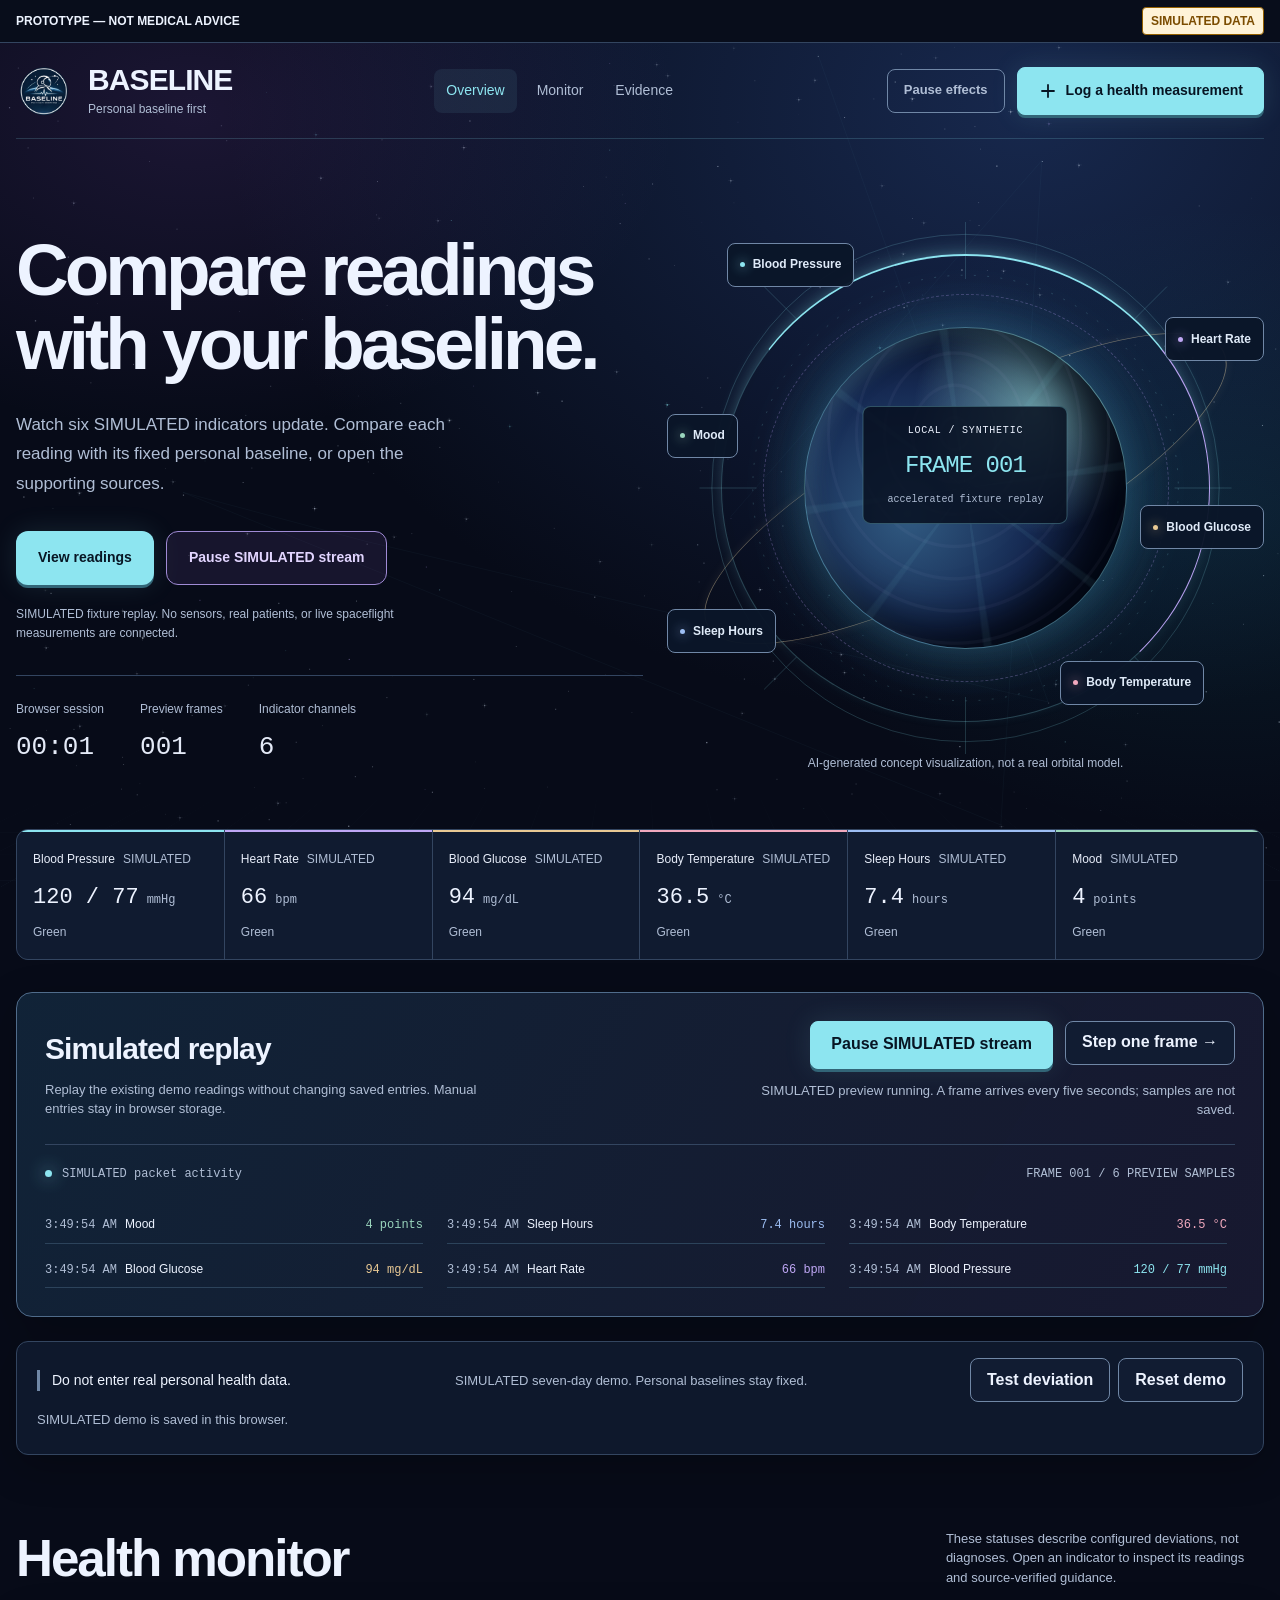
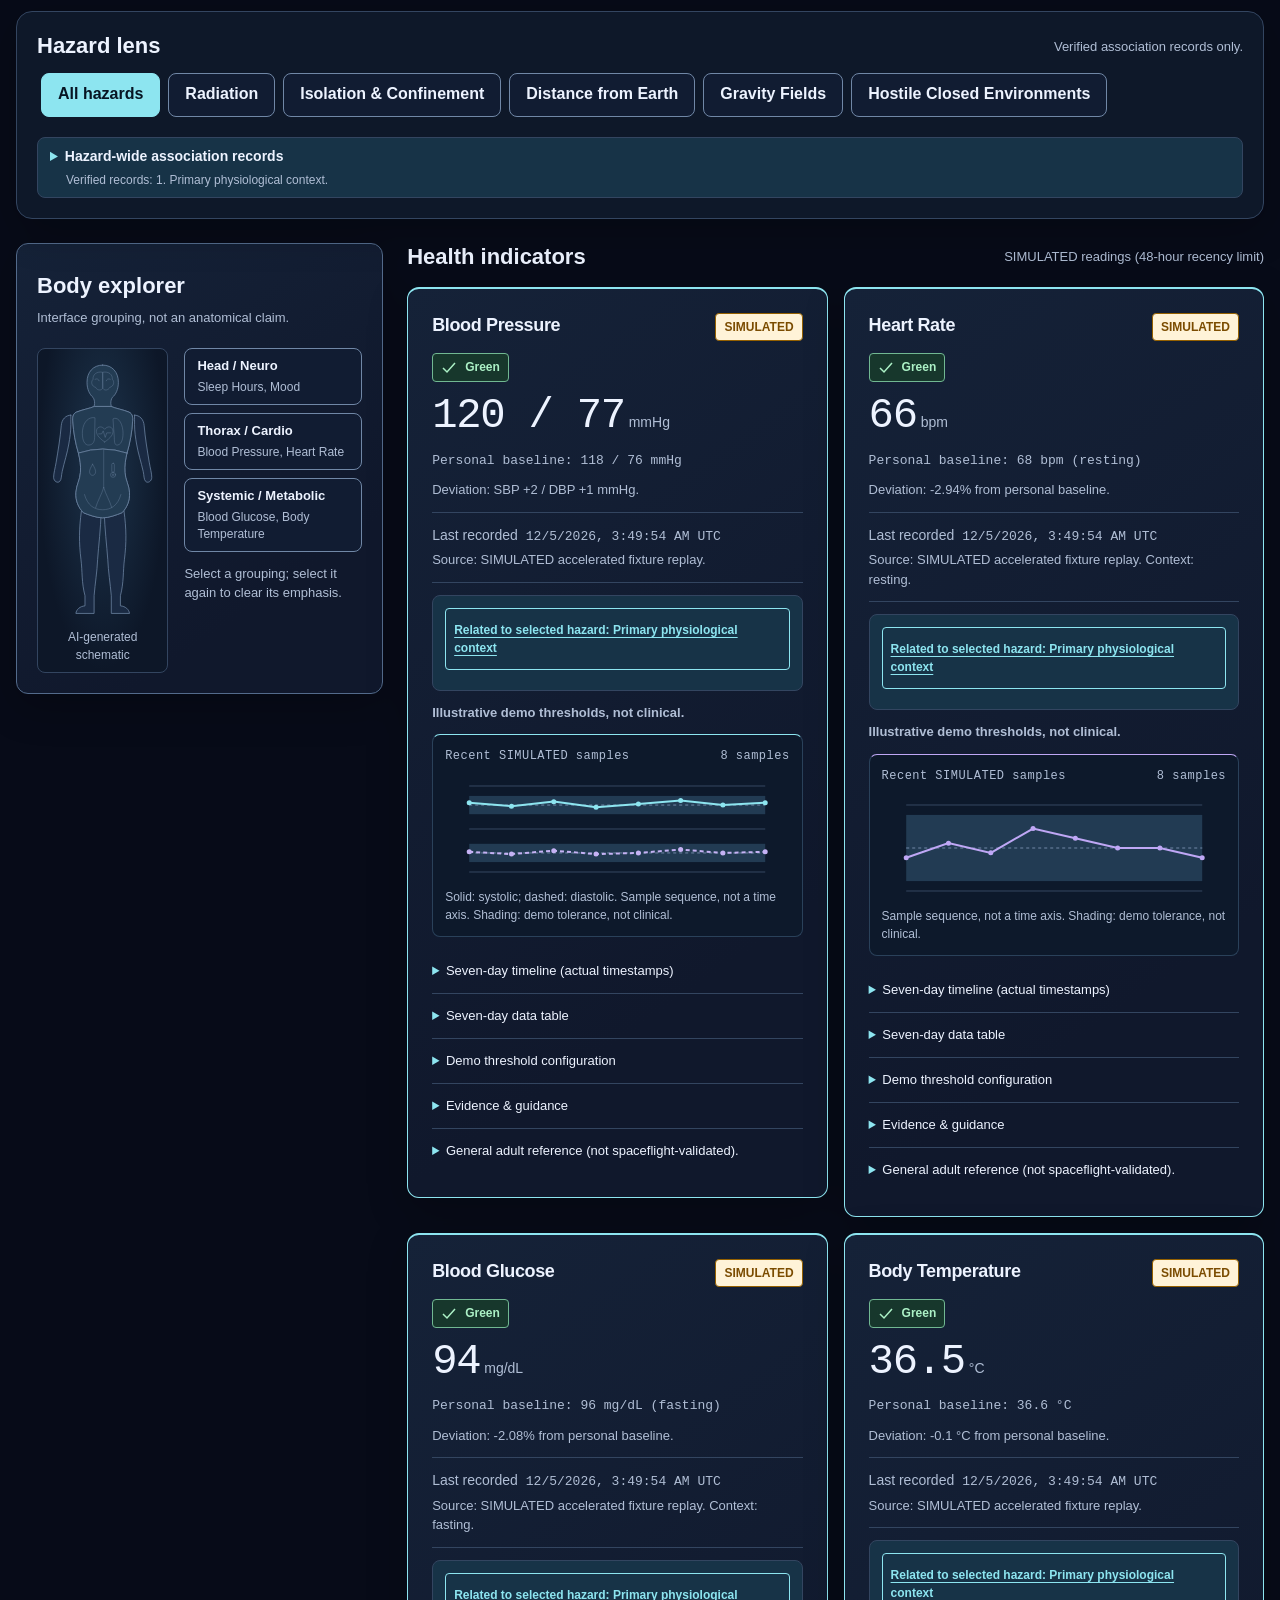
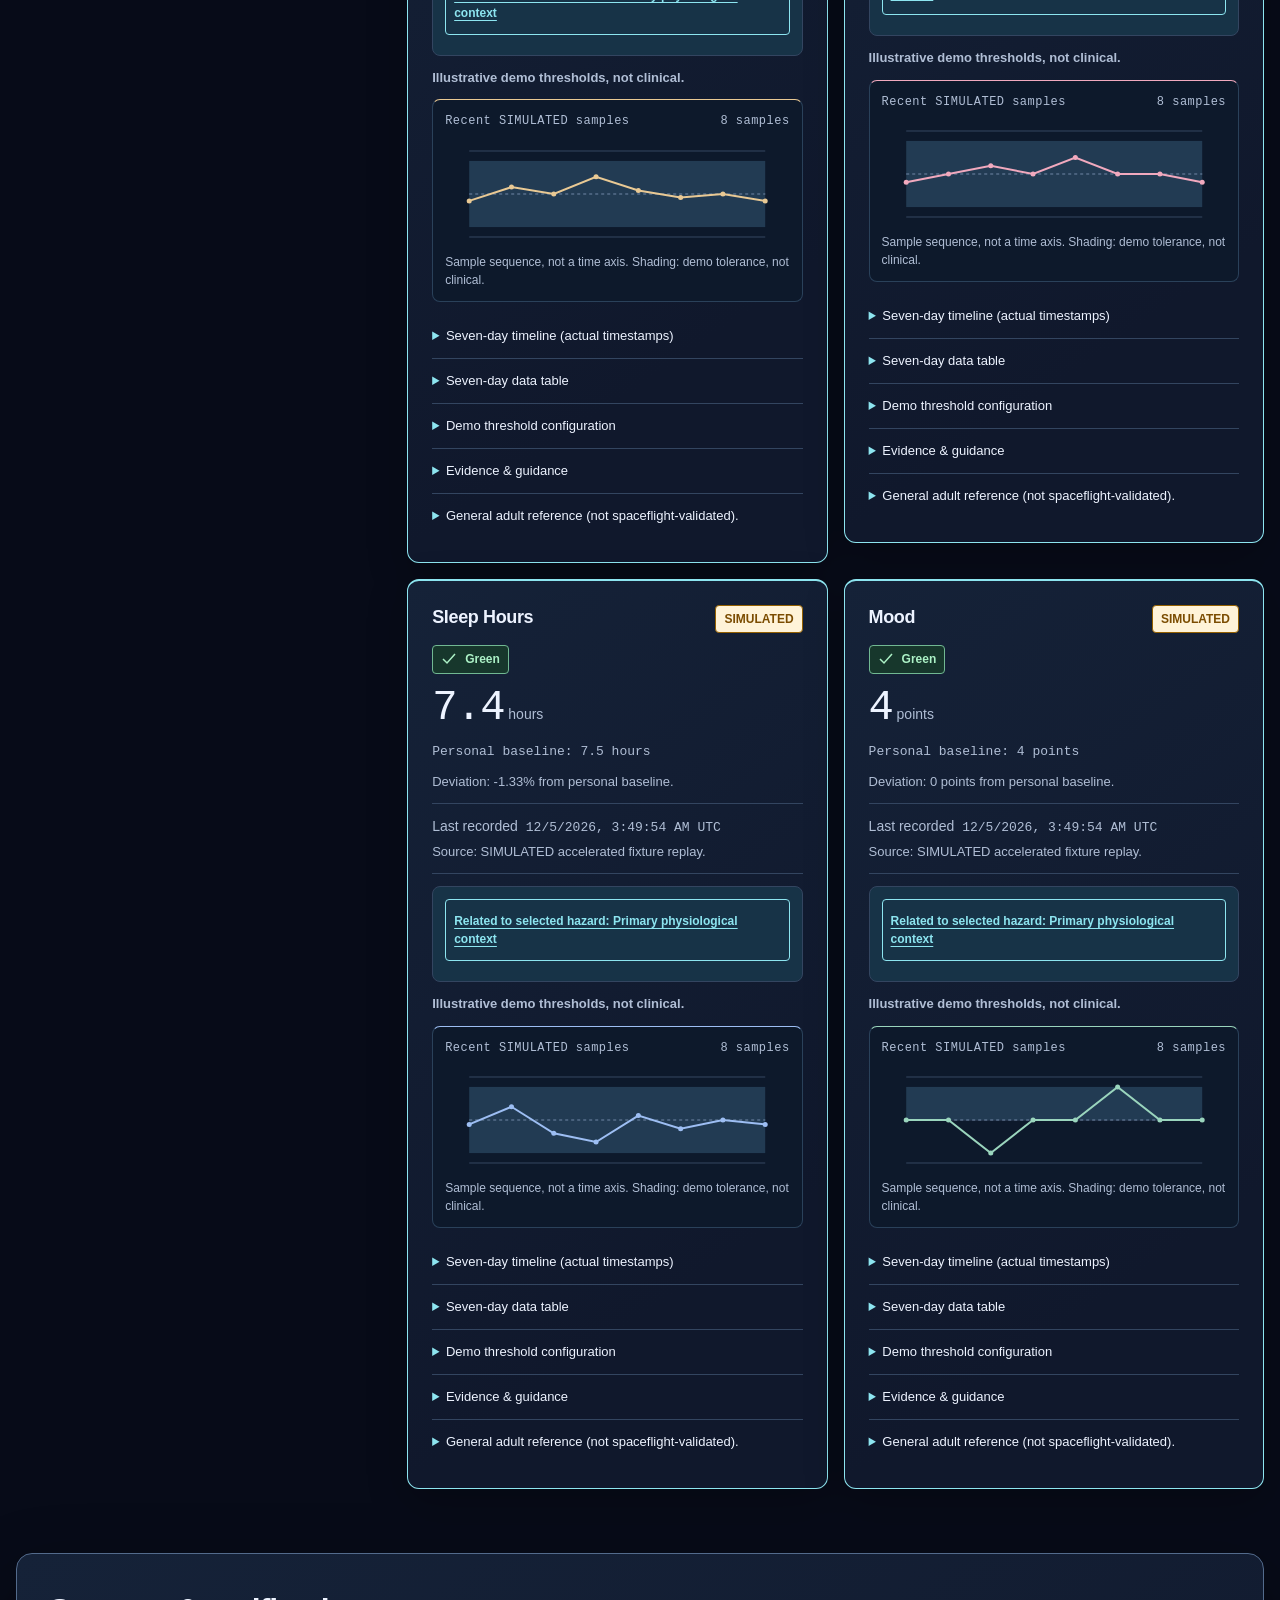
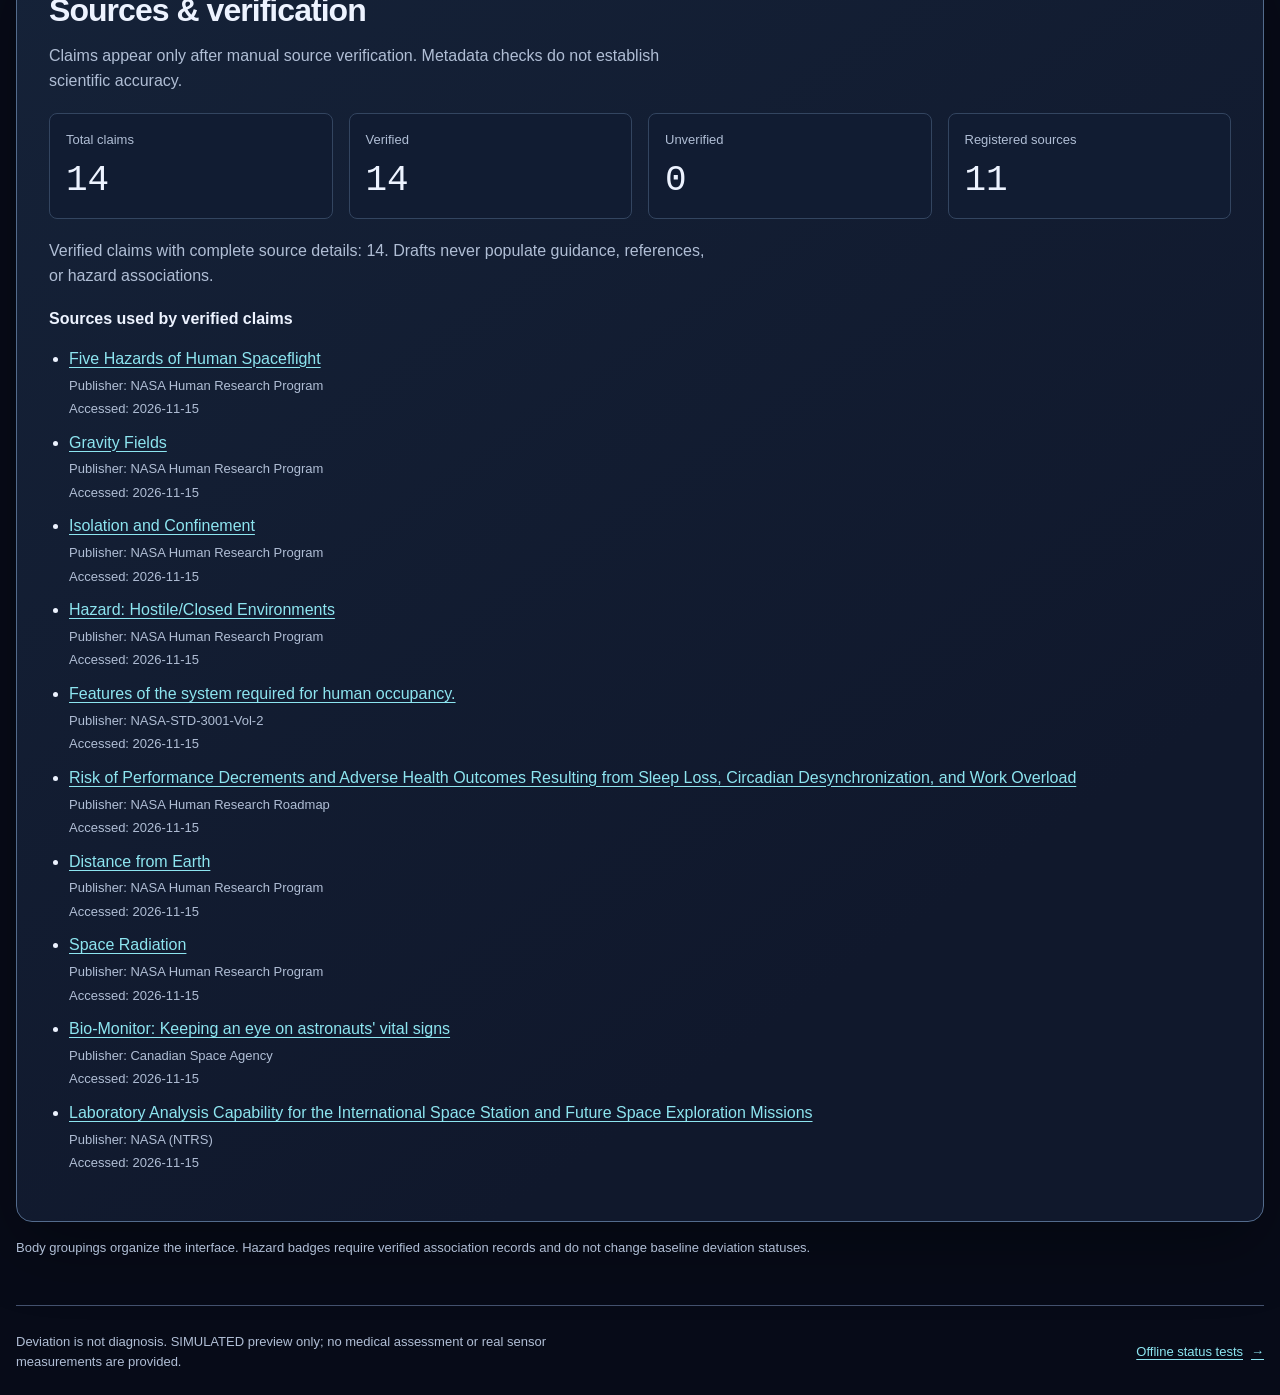
<file: index.html>
<!doctype html>
<html lang="en">
  <head>
    <meta charset="utf-8">
    <meta name="viewport" content="width=device-width, initial-scale=1">
    <title>BASELINE</title>
    <link rel="icon" href="favicon.svg" type="image/svg+xml">
    <link rel="stylesheet" href="styles.css">
    <link rel="stylesheet" href="cosmos.css">
    <script src="data/sources.js" defer></script>
    <script src="data/claims.js" defer></script>
    <script src="status.js" defer></script>
    <script src="app.js" defer></script>
    <script src="space.js" defer></script>
  </head>
  <body class="orbital-theme" data-stream="paused">
    <a class="skip-link" href="#main-content">Skip to health monitor</a>
    <div class="space-background" aria-hidden="true">
      <canvas id="starfield"></canvas>
      <div class="nebula nebula-violet"></div>
      <div class="nebula nebula-cyan"></div>
      <div class="space-grid"></div>
    </div>
    <div class="page-progress" aria-hidden="true"><span id="page-progress-fill"></span></div>

    <div class="compliance-bar" role="note">
      <div class="page-wrap compliance-inner">
        <span>PROTOTYPE &mdash; NOT MEDICAL ADVICE</span>
        <span class="simulated-badge">SIMULATED DATA</span>
      </div>
    </div>

    <header class="page-wrap site-header">
      <div class="brand">
        <div class="brand-logo">
          <img id="project-logo" src="assets/baseline-logo.png"
               alt="BASELINE project emblem" width="56" height="56">
          <span id="logo-placeholder" class="logo-placeholder" hidden>Emblem<br>pending</span>
        </div>
        <div class="brand-copy">
          <h1>BASELINE</h1>
          <p class="metadata">Personal baseline first</p>
        </div>
      </div>
      <nav class="site-navigation" aria-label="Primary navigation">
        <a href="#mission-overview" class="is-current">Overview</a>
        <a href="#monitor-console">Monitor</a>
        <a href="#sources-verification">Evidence</a>
      </nav>
      <div class="header-actions">
        <button id="toggle-effects" class="button-quiet" type="button" aria-pressed="false" disabled>Enable effects</button>
        <button id="open-entry" class="button-primary" type="button"
                aria-controls="entry-panel" aria-expanded="false" disabled>
          <svg class="button-icon" viewBox="0 0 20 20" width="20" height="20" aria-hidden="true" focusable="false"><path d="M10 4v12M4 10h12" fill="none" stroke="currentColor" stroke-width="1.8" stroke-linecap="round"/></svg>
          <span>Log a health measurement</span>
        </button>
      </div>
    </header>

    <main id="main-content" class="page-wrap" tabindex="-1">
      <section id="mission-overview" class="mission-hero" aria-labelledby="mission-title" data-reveal>
        <div class="hero-copy">
          <h2 id="mission-title" class="mission-title">Compare readings<br> with your baseline.</h2>
          <p class="hero-lead">Watch six SIMULATED indicators update. Compare each reading with its fixed personal baseline, or open the supporting sources.</p>
          <div class="hero-actions">
            <a class="button-primary" href="#monitor-console">View readings</a>
            <button class="button-secondary" type="button" data-stream-toggle aria-pressed="false" disabled>Start SIMULATED stream</button>
          </div>
          <p class="hero-safety">SIMULATED fixture replay. No sensors, real patients, or live spaceflight measurements are connected.</p>
          <dl class="mission-stats">
            <div><dt>Browser session</dt><dd id="session-clock">00:00</dd></div>
            <div><dt>Preview frames</dt><dd id="hero-frame-count">000</dd></div>
            <div><dt>Indicator channels</dt><dd id="hero-channel-count">--</dd></div>
          </dl>
        </div>
        <div class="orbit-stage">
          <div class="orbit-art" aria-hidden="true">
            <div class="orbit-halo"></div>
            <div class="orbit-ring ring-outer"></div>
            <div class="orbit-ring ring-inner"></div>
            <div class="orbit-ring ring-equator"></div>
            <div class="planet-disc"><div class="planet-texture"></div></div>
            <svg class="orbit-crosshair" viewBox="0 0 600 600" focusable="false">
              <path d="M300 20v60M300 520v60M20 300h60M520 300h60M88 88l34 34M478 478l34 34M88 512l34-34M478 122l34-34"/>
              <circle cx="300" cy="300" r="267"/><circle cx="300" cy="300" r="224"/>
            </svg>
          </div>
          <div class="orbit-readout" aria-hidden="true"><span>LOCAL / SYNTHETIC</span><strong id="orbit-frame">FRAME 000</strong><span>accelerated fixture replay</span></div>
          <div id="orbit-channels" class="orbit-channels" role="group" aria-label="View indicator channels"></div>
          <p class="orbit-caption">AI-generated concept visualization, not a real orbital model.</p>
        </div>
      </section>

      <dl id="channel-manifest" class="channel-manifest" aria-label="Latest SIMULATED channel readings"></dl>

      <section class="stream-console" aria-labelledby="stream-heading" data-reveal>
        <div class="stream-intro">
          <h2 id="stream-heading">Simulated replay</h2>
          <p class="metadata">Replay the existing demo readings without changing saved entries. Manual entries stay in browser storage.</p>
        </div>
        <div class="stream-controls">
          <button class="button-primary" type="button" data-stream-toggle aria-pressed="false" disabled>Start SIMULATED stream</button>
          <button id="step-stream" type="button" disabled>Step one frame <span aria-hidden="true">&rarr;</span></button>
          <p id="stream-status" class="metadata" role="status">Preview paused. Enable JavaScript to receive SIMULATED samples.</p>
        </div>
        <div class="packet-heading"><span><span class="signal-dot" aria-hidden="true"></span> SIMULATED packet activity</span><span id="stream-frame-count">FRAME 000</span></div>
        <ol id="packet-log" class="packet-log" role="region" tabindex="0" aria-label="Recent SIMULATED samples" aria-live="off"><li class="packet-empty">Waiting for a preview frame. No sensor connection is present.</li></ol>
        <noscript>The monitoring preview requires JavaScript. No real readings are provided.</noscript>
      </section>

      <section class="monitor-toolbar" aria-label="SIMULATED demo controls and privacy">
        <p class="privacy-notice">Do not enter real personal health data.</p>
        <div class="demo-toolbar">
          <p class="metadata">SIMULATED seven-day demo. Personal baselines stay fixed.</p>
          <div class="demo-actions">
            <button id="test-deviation" type="button" disabled>Test deviation</button>
            <button id="reset-demo" type="button" disabled>Reset demo</button>
          </div>
        </div>
        <p id="storage-status" class="metadata" role="status">Demo storage is not initialized.</p>
        <p id="demo-announcement" class="demo-announcement" role="status" aria-live="polite"></p>
      </section>

      <section id="entry-panel" class="entry-panel" aria-labelledby="entry-heading" hidden>
        <h2 id="entry-heading">Log a health measurement</h2>
        <p>SIMULATED input only. Do not enter real personal health data.</p>
        <p id="entry-limits-note" class="metadata">Validation uses entry limits, not clinical thresholds. Values are rejected, never clamped.</p>
        <form id="measurement-form" novalidate>
          <div class="form-field">
            <label for="entry-indicator">Indicator</label>
            <select id="entry-indicator" name="indicator" required></select>
          </div>
          <div id="entry-fields" class="field-grid"></div>
          <div class="field-grid">
            <div class="form-field">
              <label for="entry-timestamp">Measurement timestamp (local time)</label>
              <input id="entry-timestamp" name="timestamp" type="datetime-local" step="1" required
                     aria-describedby="entry-timestamp-hint entry-timestamp-error">
              <p id="entry-timestamp-hint" class="metadata">Past entries are allowed; future timestamps are not. Cards use the latest timestamp.</p>
              <p id="entry-timestamp-error" class="field-error" hidden></p>
            </div>
            <div class="form-field">
              <label for="entry-source">Input source</label>
              <select id="entry-source" name="source" required aria-describedby="entry-source-error">
                <option value="SIMULATED manual demo entry">SIMULATED manual demo entry</option>
                <option value="SIMULATED device example">SIMULATED device example</option>
              </select>
              <p id="entry-source-error" class="field-error" hidden></p>
            </div>
          </div>
          <div id="entry-errors" class="validation-summary" role="alert" hidden></div>
          <div class="form-actions">
            <button class="button-primary" type="submit">Save measurement</button>
            <button id="cancel-entry" type="button">Cancel</button>
          </div>
        </form>
      </section>

      <section id="monitor-console" class="monitor-console" aria-labelledby="monitor-title">
      <div class="console-heading" data-reveal>
        <div><h2 id="monitor-title">Health monitor</h2></div>
        <p class="metadata">These statuses describe configured deviations, not diagnoses. Open an indicator to inspect its readings and source-verified guidance.</p>
      </div>
      <section class="hazard-bar" aria-labelledby="hazard-heading" data-reveal>
        <div class="section-heading">
          <h2 id="hazard-heading">Hazard lens</h2>
          <p id="hazard-note" class="metadata">Verified association records only.</p>
        </div>
        <div class="hazard-options" role="group" aria-label="Hazard lens selection"
             aria-describedby="hazard-note">
          <button class="hazard-button" type="button" data-hazard="all"
                  aria-pressed="true" disabled>All hazards</button>
          <button class="hazard-button" type="button" data-hazard="radiation"
                  aria-pressed="false" disabled>Radiation</button>
          <button class="hazard-button" type="button" data-hazard="isolation"
                  aria-pressed="false" disabled>Isolation &amp; Confinement</button>
          <button class="hazard-button" type="button" data-hazard="distance"
                  aria-pressed="false" disabled>Distance from Earth</button>
          <button class="hazard-button" type="button" data-hazard="gravity"
                  aria-pressed="false" disabled>Gravity Fields</button>
          <button class="hazard-button" type="button" data-hazard="closed-environment"
                  aria-pressed="false" disabled>Hostile Closed Environments</button>
        </div>
        <p id="hazard-association-status" class="metadata" role="status" aria-live="polite">No source-verified associations loaded for this hazard.</p>
        <details id="hazard-wide-records" class="hazard-links hazard-wide-records" aria-labelledby="hazard-wide-heading" tabindex="-1" hidden>
          <summary>
            <span id="hazard-wide-heading">Hazard-wide association records</span>
            <span id="hazard-wide-context" class="metadata"></span>
          </summary>
          <ul id="hazard-wide-claims" class="claim-list"></ul>
        </details>
        <aside id="radiation-design-note" class="design-note" aria-labelledby="radiation-note-heading" hidden>
          <h3 id="radiation-note-heading">BASELINE design note</h3>
          <p>The six indicators do not measure radiation exposure.</p>
        </aside>
      </section>

      <div class="dashboard-grid">
        <aside class="body-panel" aria-labelledby="body-heading" data-reveal>
          <h2 id="body-heading">Body explorer</h2>
          <p id="body-grouping-note" class="metadata">Interface grouping, not an anatomical claim.</p>
          <div class="body-explorer">
            <figure class="body-figure">
              <svg id="body-schematic" xmlns="http://www.w3.org/2000/svg"
                   viewBox="0 0 240 520" role="group" aria-labelledby="body-title body-desc">
                <title id="body-title">BASELINE body schematic</title>
                <desc id="body-desc">Geometric human silhouette with three selectable interface groupings. Use the zones or the equivalent buttons to emphasize indicator cards; these groupings are not anatomical claims.</desc>
                <g id="body-base" class="silhouette" aria-hidden="true">
                  <path d="M183 115 C193 115 201 123 202 136 C204 160 208 184 212 208 C214 220 217 230 217 238 C217 246 209 250 205 246 C201 242 202 234 200 226 C196 208 190 190 187 172 C185 160 183 148 183 134 C183 127 183 121 183 115 Z"/>
                  <path d="M57 115 C47 115 39 123 38 136 C36 160 32 184 28 208 C26 220 23 230 23 238 C23 246 31 250 35 246 C39 242 38 234 40 226 C44 208 50 190 53 172 C55 160 57 148 57 134 C57 127 57 121 57 115 Z"/>
                  <path d="M123 306 L162 304 C167 340 167 368 163 400 C160 424 162 446 155 472 L155 492 C165 493 172 499 173 507 L137 507 L137 472 C135 448 131 424 130 400 C128 372 124 340 123 306 Z"/>
                  <path d="M117 306 L78 304 C73 340 73 368 77 400 C80 424 78 446 85 472 L85 492 C75 493 68 499 67 507 L103 507 L103 472 C105 448 109 424 110 400 C112 372 116 340 117 306 Z"/>
                  <path d="M137 98 C146 102 160 104 172 109 C179 112 180 120 179 128 C178 148 174 170 168 190 C165 203 163 214 164 228 C165 244 172 252 173 268 C174 284 168 298 158 308 C148 312 132 318 120 318 C108 318 92 312 82 308 C72 298 66 284 67 268 C68 252 75 244 76 228 C77 214 75 203 72 190 C66 170 62 148 61 128 C60 120 61 112 68 109 C80 104 94 102 103 98 Z"/>
                </g>
                <g id="zone-neuro" class="zone" data-zone="neuro" role="button" tabindex="0" aria-pressed="false"
                   aria-label="Head / Neuro interface grouping: Sleep Hours and Mood." aria-describedby="body-grouping-note">
                  <title>Interface grouping, not an anatomical claim.</title>
                  <path d="M120 16 C139 16 151 30 151 50 C151 64 146 74 139 80 C137 83 136 87 136 92 L137 98 L103 98 L104 92 C104 87 103 83 101 80 C94 74 89 64 89 50 C89 30 101 16 120 16 Z"/>
                  <path class="detail" d="M119 30 C108 28 100 35 101 44 C96 49 98 58 106 60 C109 66 116 67 119 63 Z"/>
                  <path class="detail" d="M121 30 C132 28 140 35 139 44 C144 49 142 58 134 60 C131 66 124 67 121 63 Z"/>
                  <path class="detail" d="M105 44 C109 42 112 44 113 47 M135 44 C131 42 128 44 127 47"/>
                </g>
                <g id="zone-cardio" class="zone" data-zone="cardio" role="button" tabindex="0" aria-pressed="false"
                   aria-label="Thorax / Cardio interface grouping: Blood Pressure and Heart Rate." aria-describedby="body-grouping-note">
                  <title>Interface grouping, not an anatomical claim.</title>
                  <path d="M137 98 C146 102 160 104 172 109 C179 112 180 120 179 128 C178 148 174 170 168 190 Q 120 174 72 190 C66 170 62 148 61 128 C60 120 61 112 68 109 C80 104 94 102 103 98 Z"/>
                  <path class="detail" d="M104 120 C94 118 82 126 80 146 C79 160 82 172 90 174 C98 175 104 170 104 160 Z"/>
                  <path class="detail" d="M141 122 C148 118 158 126 160 146 C161 160 158 172 150 174 C144 175 143 170 143 160 Z"/>
                  <path class="detail" d="M124 168 C112 160 106 152 108 144 C110 137 119 136 124 143 C129 136 138 137 140 144 C142 152 136 160 124 168 Z"/>
                  <path class="detail" d="M112 152 H118 L121 146 L125 159 L128 150 H136"/>
                </g>
                <g id="zone-systemic" class="zone" data-zone="systemic" role="button" tabindex="0" aria-pressed="false"
                   aria-label="Systemic / Metabolic interface grouping: Blood Glucose and Body Temperature." aria-describedby="body-grouping-note">
                  <title>Interface grouping, not an anatomical claim.</title>
                  <path d="M168 190 C165 203 163 214 164 228 C165 244 172 252 173 268 C174 284 168 298 158 308 C148 312 132 318 120 318 C108 318 92 312 82 308 C72 298 66 284 67 268 C68 252 75 244 76 228 C77 214 75 203 72 190 Q 120 174 168 190 Z"/>
                  <path class="detail" d="M122 184 V258 M122 258 C118 272 110 284 106 298 M122 258 C126 272 134 284 138 298"/>
                  <path class="detail" d="M100 212 C96 219 94 223 94 227 C94 231 97 234 100 234 C103 234 106 231 106 227 C106 223 104 219 100 212 Z"/>
                  <rect class="detail" x="138" y="210" width="5" height="18" rx="2.5"/>
                  <circle class="detail" cx="140.5" cy="233" r="5"/>
                  <circle class="detail-fill" cx="140.5" cy="233" r="2.5"/>
                  <path class="detail" d="M84 272 C90 294 104 302 120 302 C136 302 150 294 156 272"/>
                </g>
              </svg>
              <figcaption class="metadata">AI-generated schematic</figcaption>
            </figure>
            <div class="body-navigation">
              <div class="zone-controls" role="group" aria-label="Body interface groupings" aria-describedby="body-grouping-note">
                <button type="button" data-zone="neuro" aria-pressed="false" disabled>
                  <span>Head / Neuro</span><span class="metadata">Sleep Hours, Mood</span>
                </button>
                <button type="button" data-zone="cardio" aria-pressed="false" disabled>
                  <span>Thorax / Cardio</span><span class="metadata">Blood Pressure, Heart Rate</span>
                </button>
                <button type="button" data-zone="systemic" aria-pressed="false" disabled>
                  <span>Systemic / Metabolic</span><span class="metadata">Blood Glucose, Body Temperature</span>
                </button>
              </div>
              <p id="zone-selection-status" class="metadata" role="status">Select a grouping; select it again to clear its emphasis.</p>
              <div id="zone-indicator-actions" class="zone-indicator-actions" role="group" aria-label="View indicators in the selected grouping" hidden></div>
            </div>
          </div>
        </aside>

        <section class="indicators" aria-labelledby="indicators-heading">
          <div class="section-heading">
            <h2 id="indicators-heading">Health indicators</h2>
            <p id="reading-summary" class="metadata">No readings loaded</p>
          </div>
          <div id="indicator-grid" class="indicator-grid">
            <article id="card-blood-pressure" class="indicator-card" data-indicator="blood-pressure"
                     aria-labelledby="heading-blood-pressure">
              <header class="card-heading">
                <h3 id="heading-blood-pressure">Blood Pressure</h3>
                <span class="status-badge status-neutral">NO RECENT READING</span>
              </header>
              <p class="measurement"><span aria-hidden="true">--</span> <span class="measurement-unit">mmHg</span></p>
              <p><span class="field-label">Personal baseline</span><br><span class="metadata">BASELINE NOT ESTABLISHED</span></p>
              <p class="metadata slot-description">Illustrative demo thresholds, not clinical.</p>
            </article>

            <article id="card-heart-rate" class="indicator-card" data-indicator="heart-rate"
                     aria-labelledby="heading-heart-rate">
              <header class="card-heading">
                <h3 id="heading-heart-rate">Heart Rate</h3>
                <span class="status-badge status-neutral">NO RECENT READING</span>
              </header>
              <p class="measurement"><span aria-hidden="true">--</span> <span class="measurement-unit">bpm</span></p>
              <p><span class="field-label">Personal baseline</span><br><span class="metadata">BASELINE NOT ESTABLISHED</span></p>
              <p class="metadata slot-description">Illustrative demo thresholds, not clinical.</p>
            </article>

            <article id="card-blood-glucose" class="indicator-card" data-indicator="blood-glucose"
                     aria-labelledby="heading-blood-glucose">
              <header class="card-heading">
                <h3 id="heading-blood-glucose">Blood Glucose</h3>
                <span class="status-badge status-neutral">NO RECENT READING</span>
              </header>
              <p class="measurement"><span aria-hidden="true">--</span> <span class="measurement-unit">mg/dL</span></p>
              <p><span class="field-label">Personal baseline</span><br><span class="metadata">BASELINE NOT ESTABLISHED</span></p>
              <p class="metadata slot-description">Illustrative demo thresholds, not clinical.</p>
            </article>

            <article id="card-core-temperature" class="indicator-card" data-indicator="core-temperature"
                     aria-labelledby="heading-core-temperature">
              <header class="card-heading">
                <h3 id="heading-core-temperature">Body Temperature</h3>
                <span class="status-badge status-neutral">NO RECENT READING</span>
              </header>
              <p class="measurement"><span aria-hidden="true">--</span> <span class="measurement-unit">&deg;C</span></p>
              <p><span class="field-label">Personal baseline</span><br><span class="metadata">BASELINE NOT ESTABLISHED</span></p>
              <p class="metadata slot-description">Illustrative demo thresholds, not clinical.</p>
            </article>

            <article id="card-sleep-hours" class="indicator-card" data-indicator="sleep-hours"
                     aria-labelledby="heading-sleep-hours">
              <header class="card-heading">
                <h3 id="heading-sleep-hours">Sleep Hours</h3>
                <span class="status-badge status-neutral">NO RECENT READING</span>
              </header>
              <p class="measurement"><span aria-hidden="true">--</span> <span class="measurement-unit">hours</span></p>
              <p><span class="field-label">Personal baseline</span><br><span class="metadata">BASELINE NOT ESTABLISHED</span></p>
              <p class="metadata slot-description">Illustrative demo thresholds, not clinical.</p>
            </article>

            <article id="card-mood" class="indicator-card" data-indicator="mood"
                     aria-labelledby="heading-mood">
              <header class="card-heading">
                <h3 id="heading-mood">Mood</h3>
                <span class="status-badge status-neutral">NO RECENT READING</span>
              </header>
              <p class="measurement"><span aria-hidden="true">--</span> <span class="measurement-unit">self-report</span></p>
              <p><span class="field-label">Personal baseline</span><br><span class="metadata">BASELINE NOT ESTABLISHED</span></p>
              <p class="metadata slot-description">Illustrative demo thresholds, not clinical.</p>
            </article>
          </div>
        </section>
      </div>
      </section>

      <section id="sources-verification" class="sources-panel" aria-labelledby="sources-heading" data-reveal>
        <h2 id="sources-heading">Sources &amp; verification</h2>
        <p>Claims appear only after manual source verification. Metadata checks do not establish scientific accuracy.</p>
        <dl class="source-counts">
          <div><dt>Total claims</dt><dd id="claims-total">--</dd></div>
          <div><dt>Verified</dt><dd id="claims-verified">--</dd></div>
          <div><dt>Unverified</dt><dd id="claims-unverified">--</dd></div>
          <div><dt>Registered sources</dt><dd id="sources-total">--</dd></div>
        </dl>
        <p id="claims-status">No verified claims available for display.</p>
        <h3 class="sources-list-heading">Sources used by verified claims</h3>
        <p id="sources-used-empty">No sources used by verified claims.</p>
        <ul id="sources-used" class="sources-list" hidden></ul>
        <noscript>Enable JavaScript to calculate counts from the local data files.</noscript>
        <section id="dev-lint-panel" class="dev-panel" aria-labelledby="dev-lint-heading" hidden>
          <h3 id="dev-lint-heading">Development lint</h3>
          <p class="metadata">Checks source IDs, locators, verification dates, claim routing, provenance, and placeholder markers in text, note, or locator. No sources are contacted.</p>
          <p id="dev-lint-status" role="status">Checking verified claim metadata...</p>
          <ul id="dev-lint-issues" hidden></ul>
          <h3 class="sources-list-heading">Draft claims (development only)</h3>
          <p id="dev-drafts-status" class="metadata">No draft claims loaded.</p>
          <ul id="dev-drafts" class="claim-list" hidden></ul>
        </section>
      </section>

      <p id="shell-note" class="metadata">Body groupings organize the interface. Hazard badges require verified association records and do not change baseline deviation statuses.</p>
    </main>

    <footer class="page-wrap site-footer">
      <p>Deviation is not diagnosis. SIMULATED preview only; no medical assessment or real sensor measurements are provided.</p>
      <a href="tests.html">Offline status tests <span aria-hidden="true">&rarr;</span></a>
    </footer>
  </body>
</html>
</file>
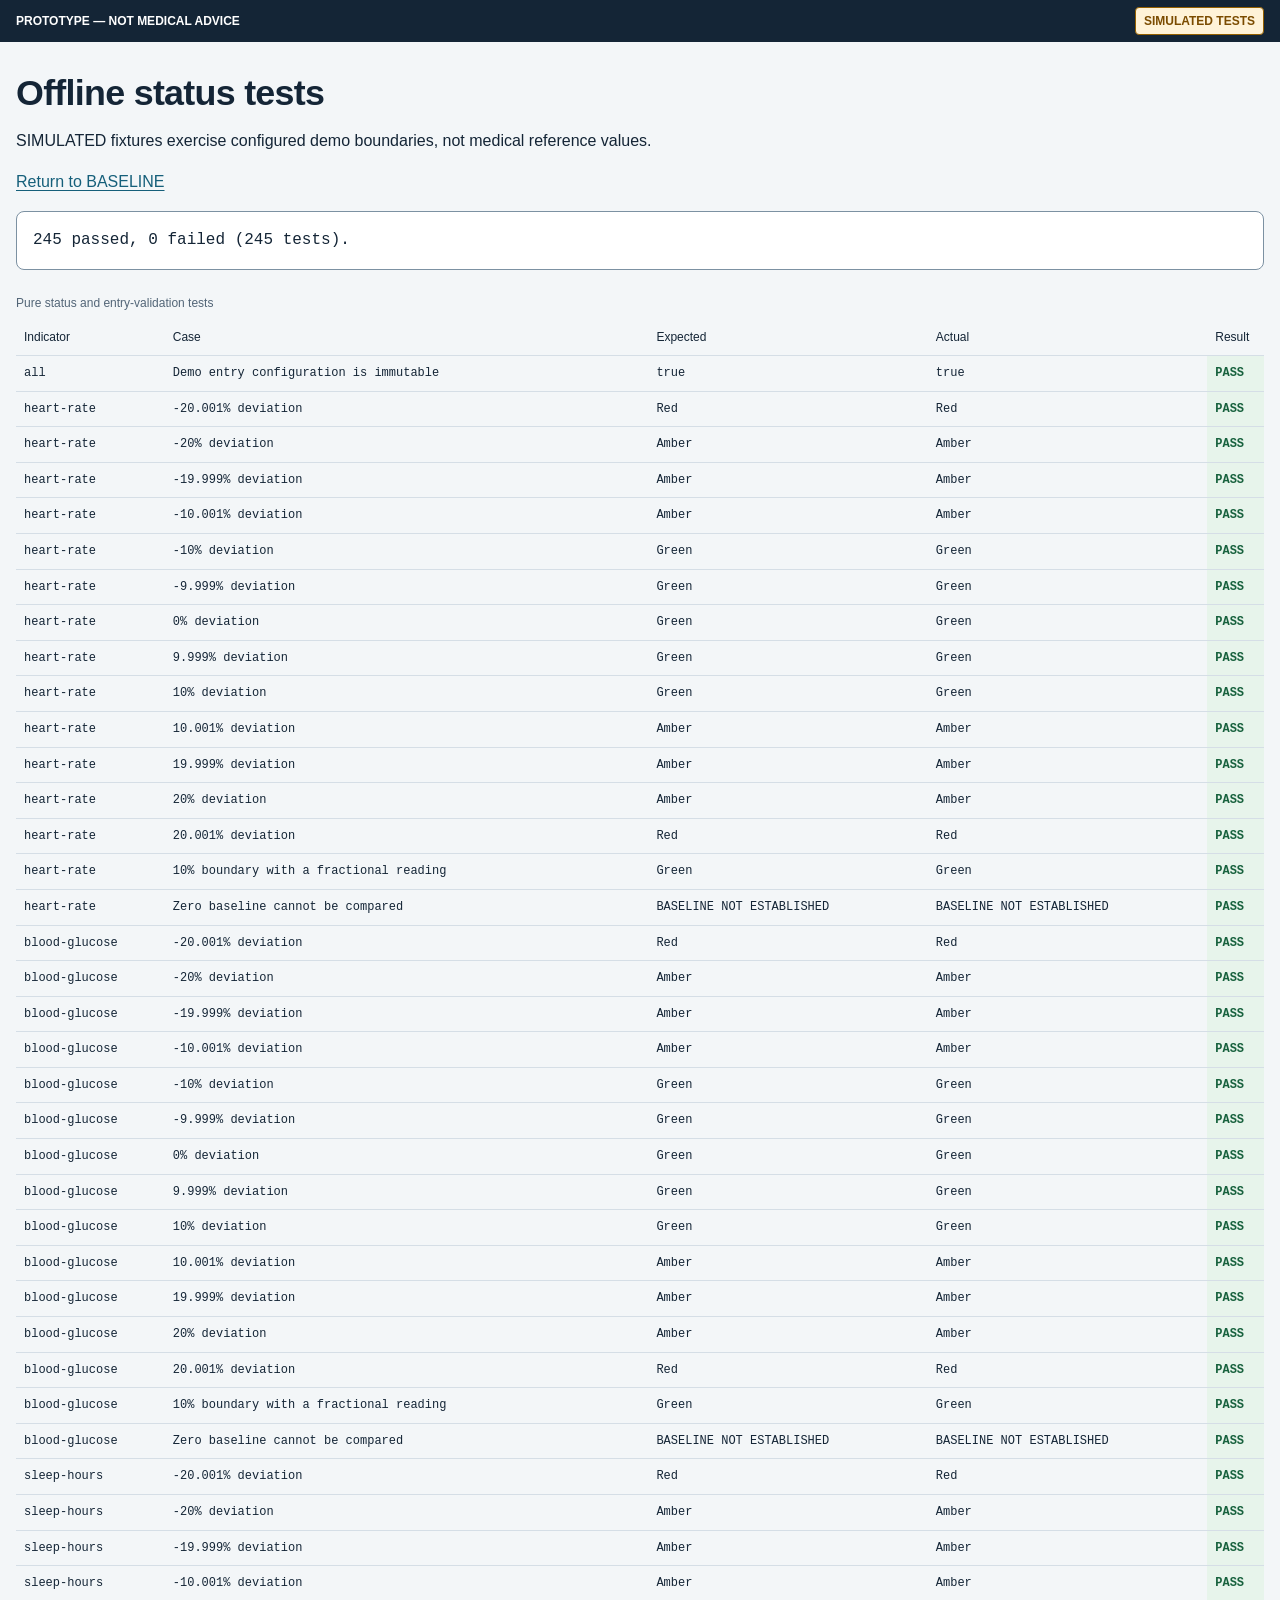
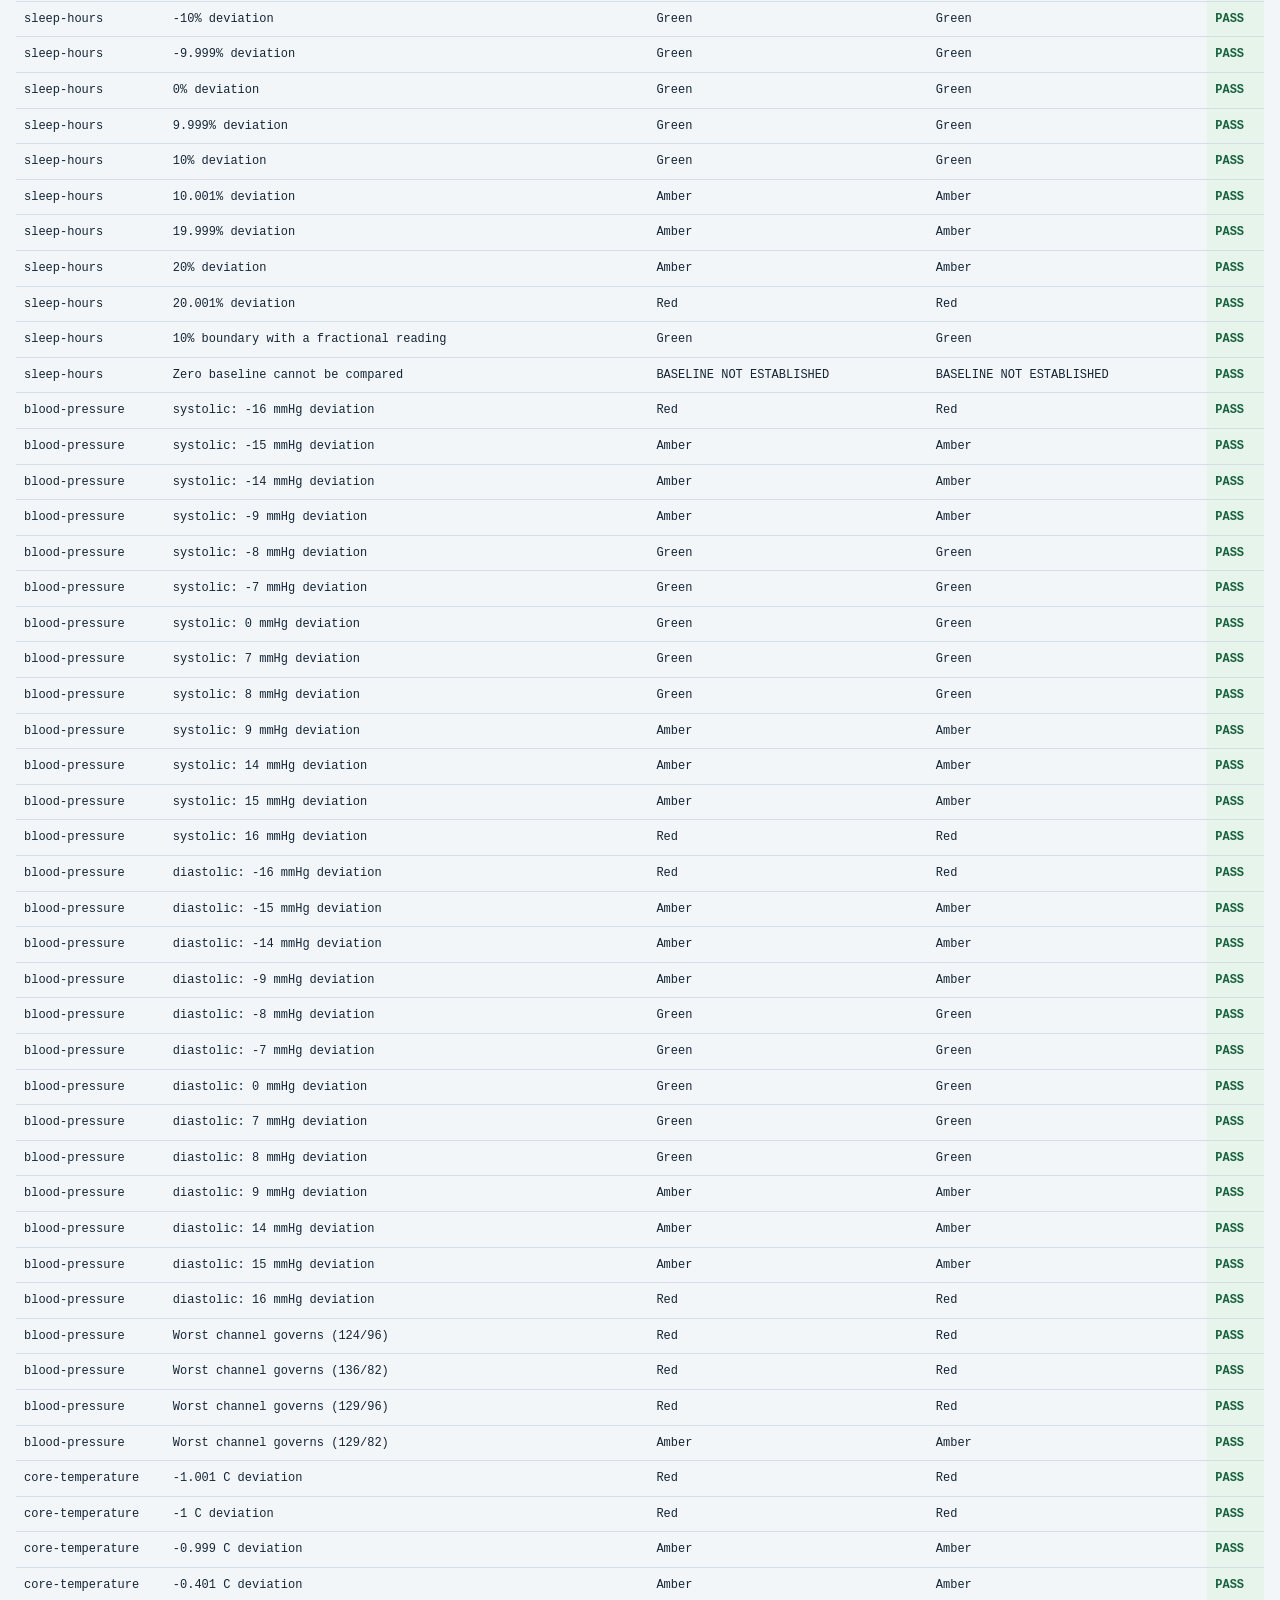
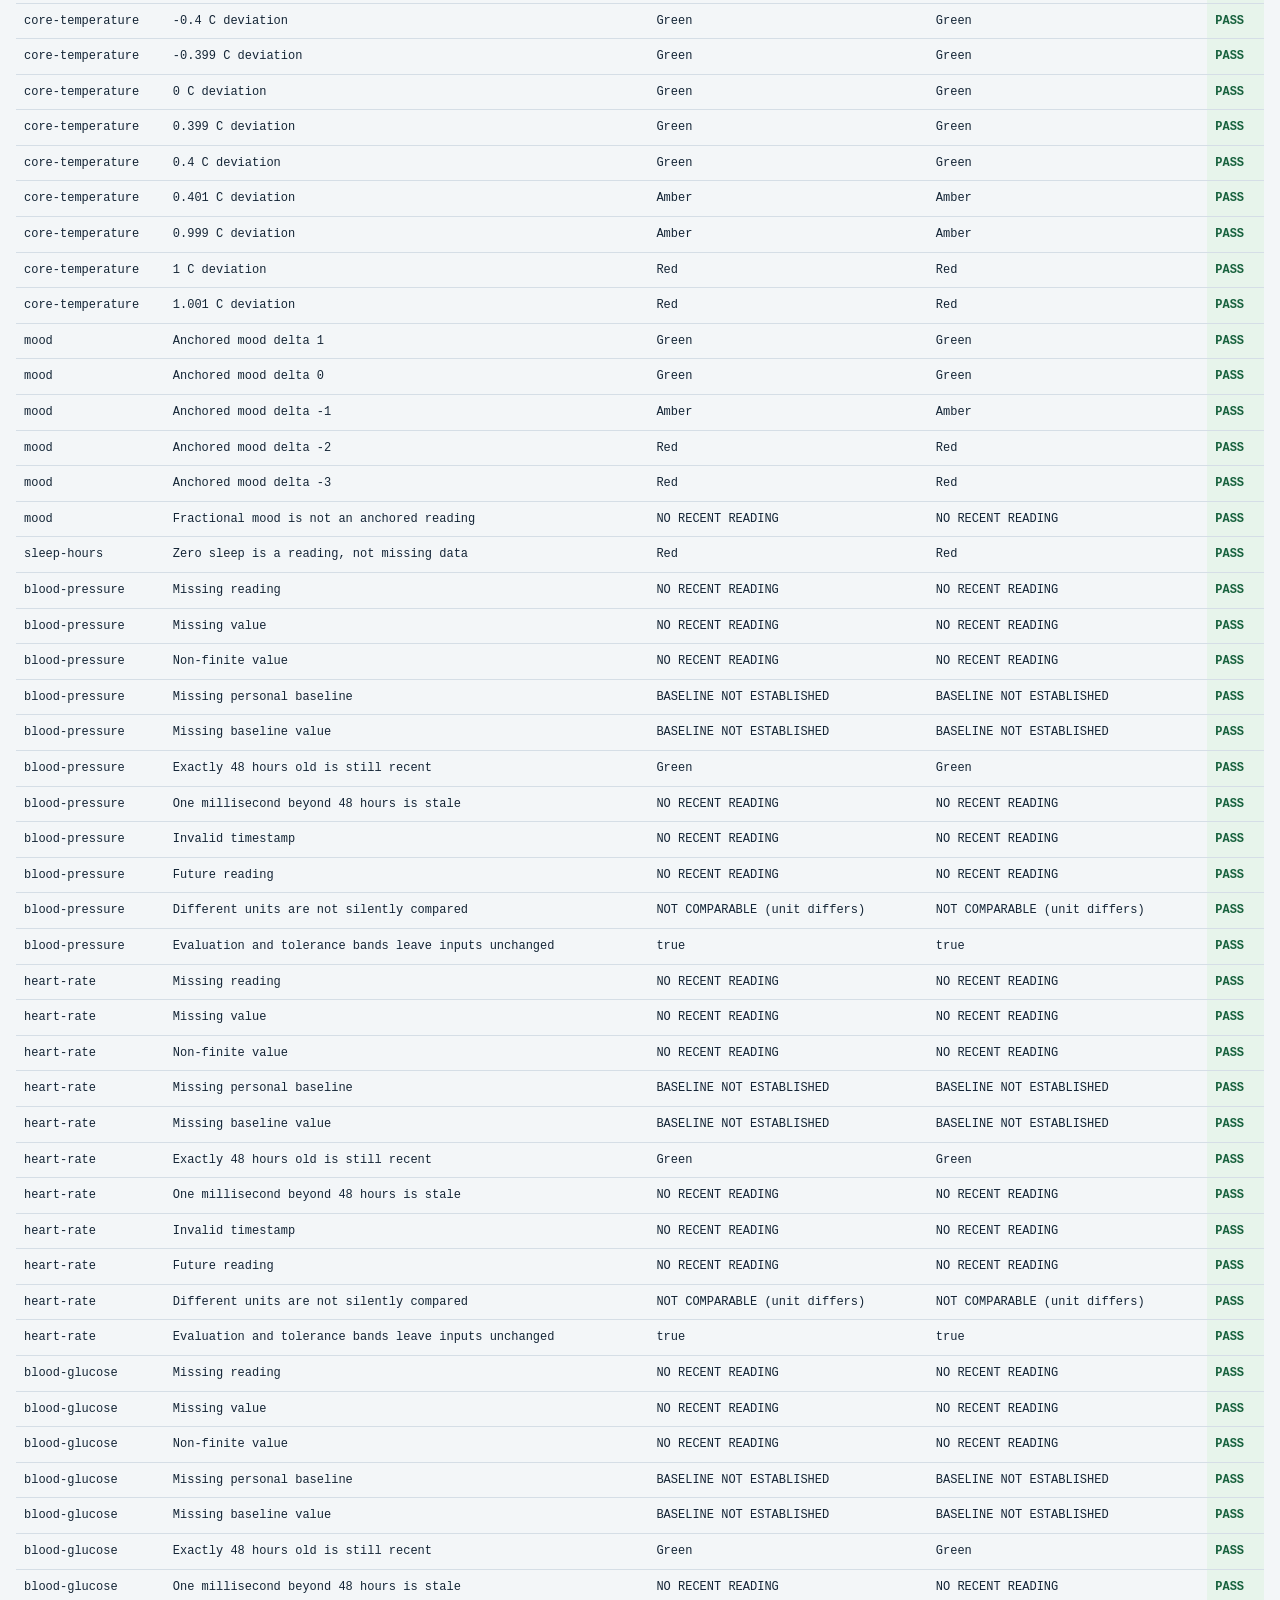
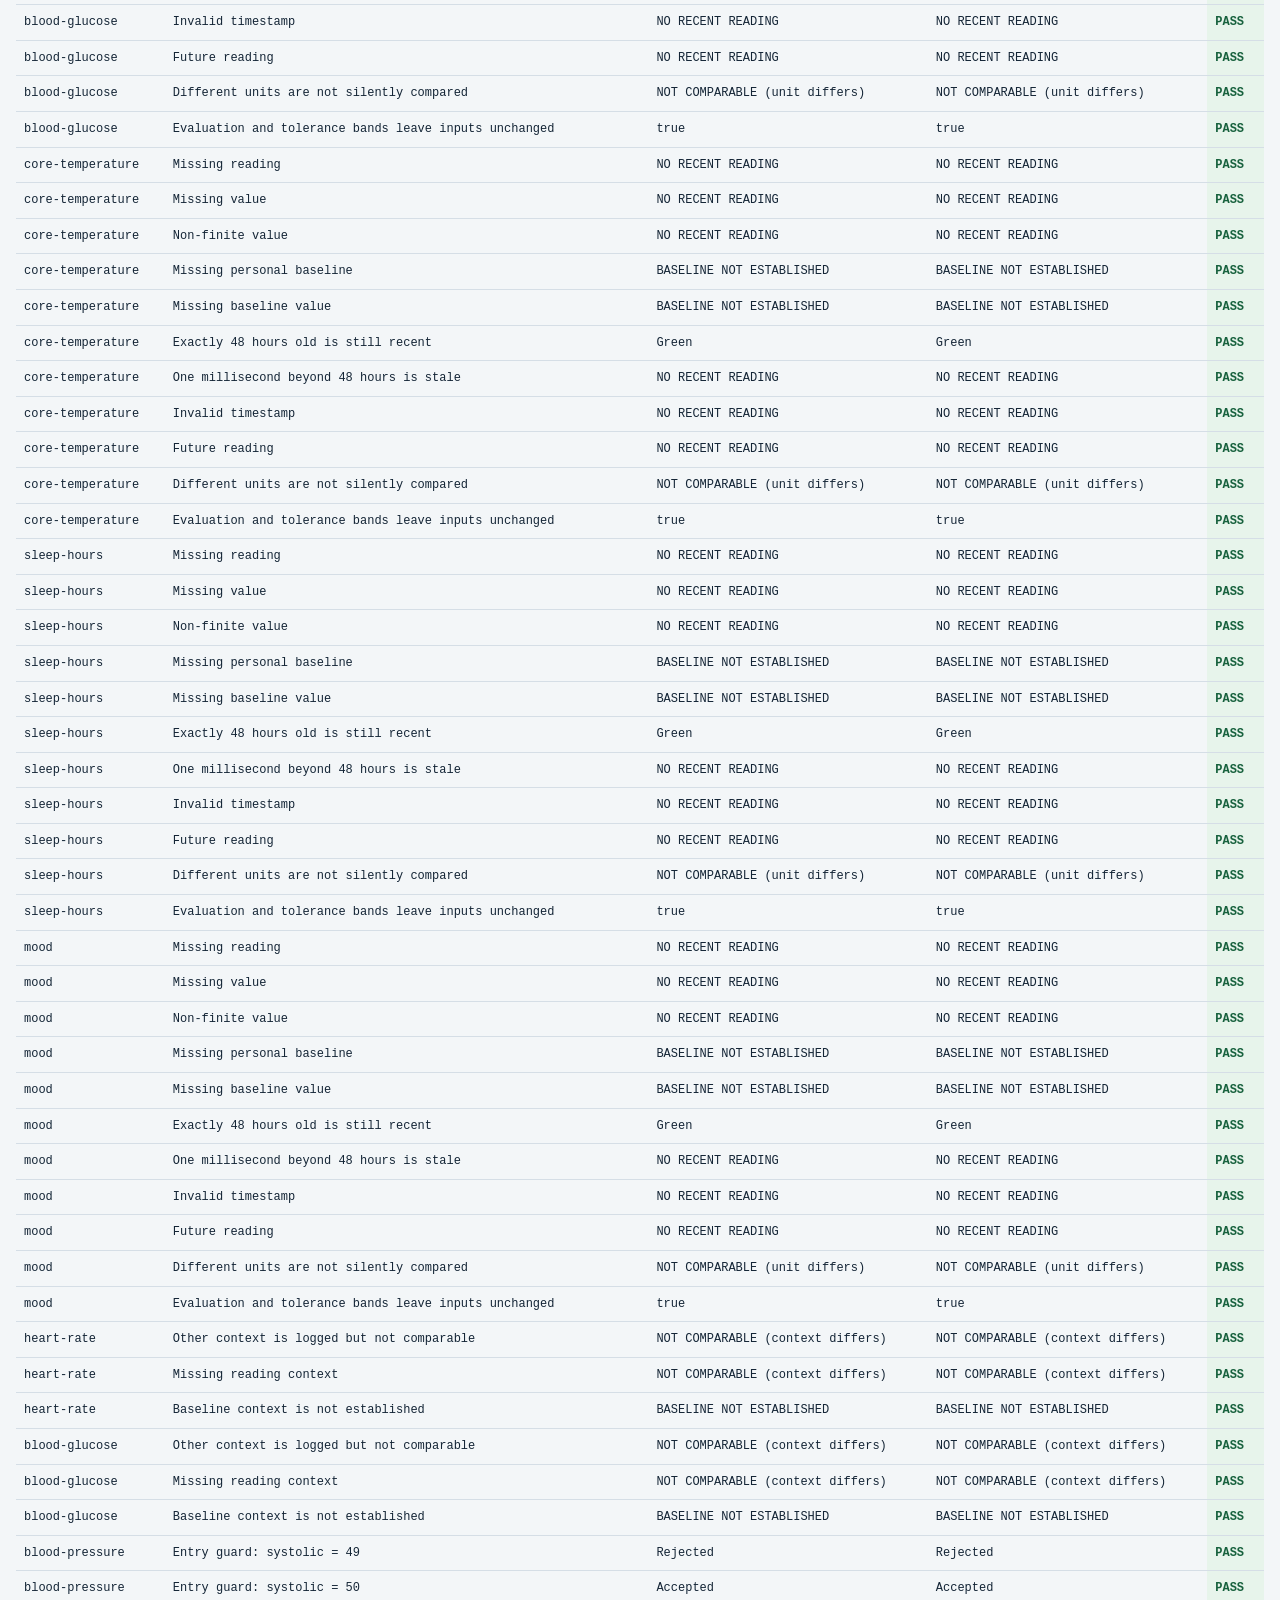
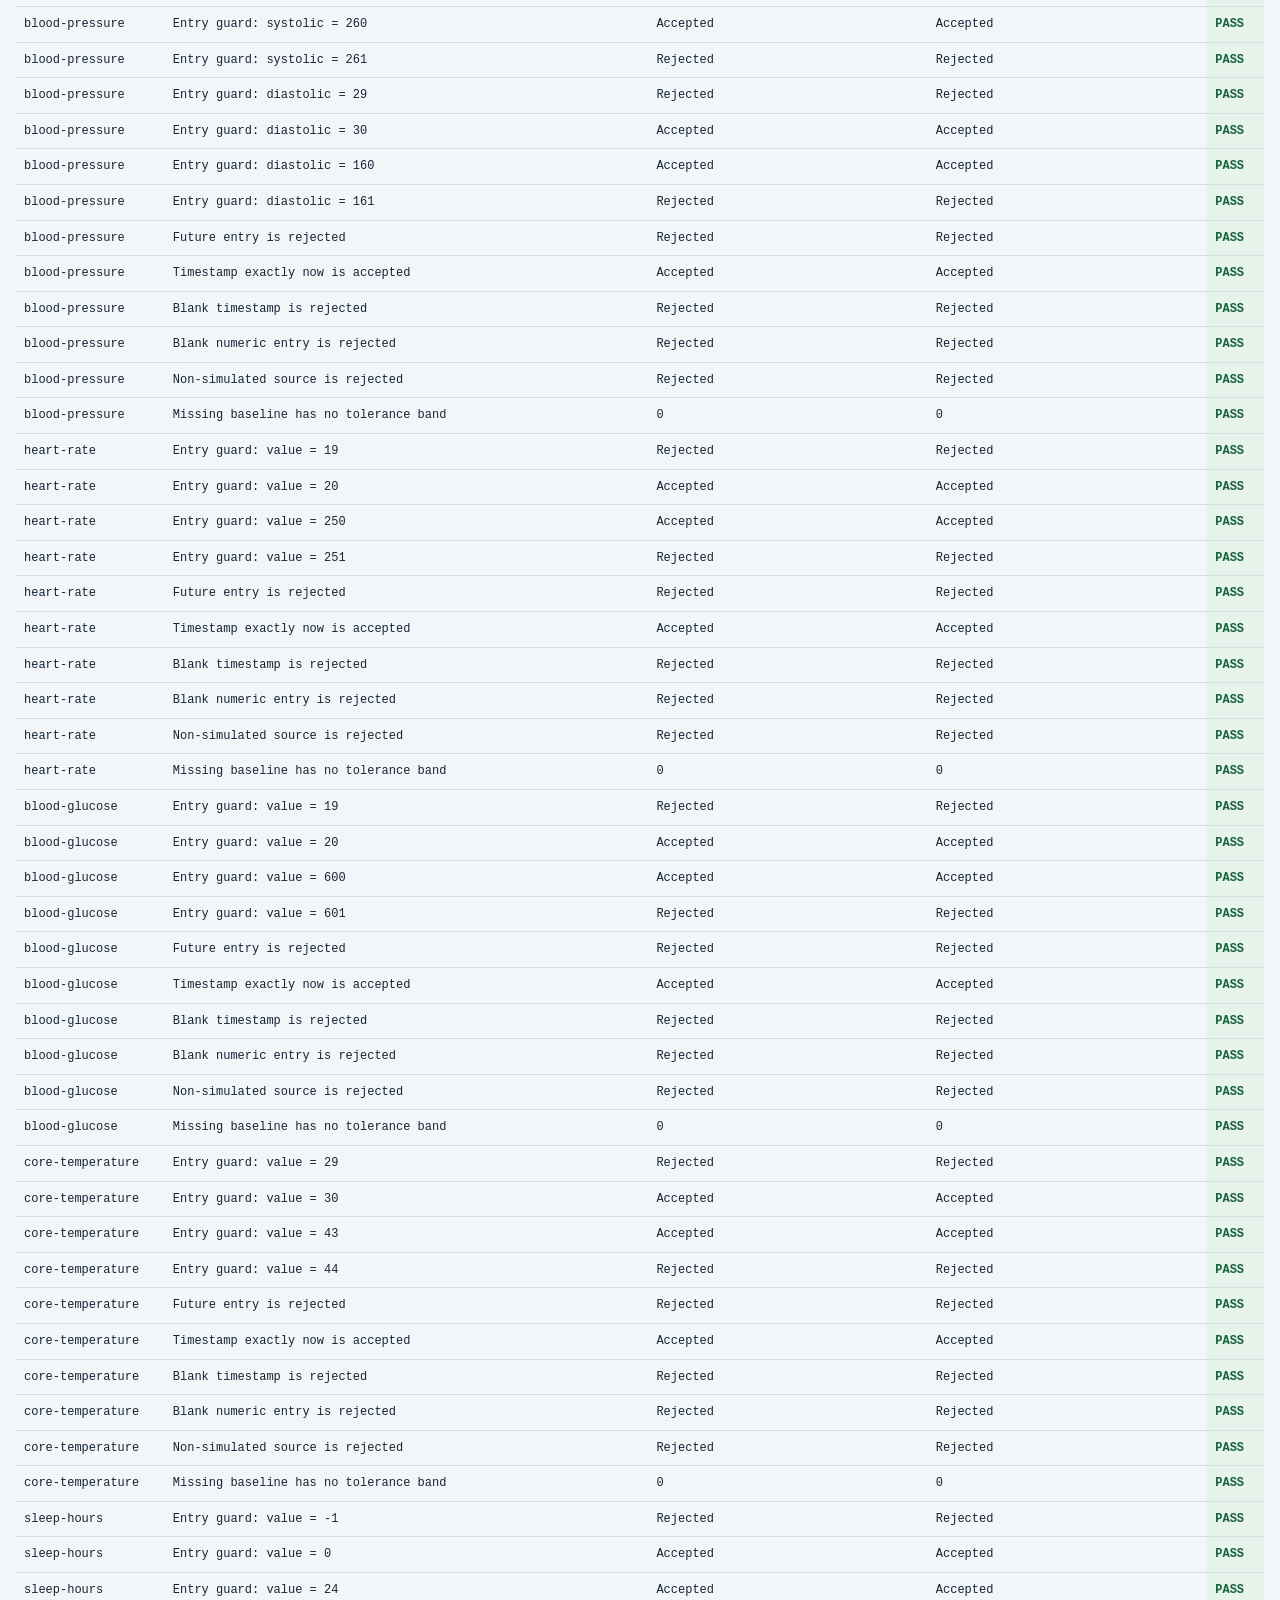
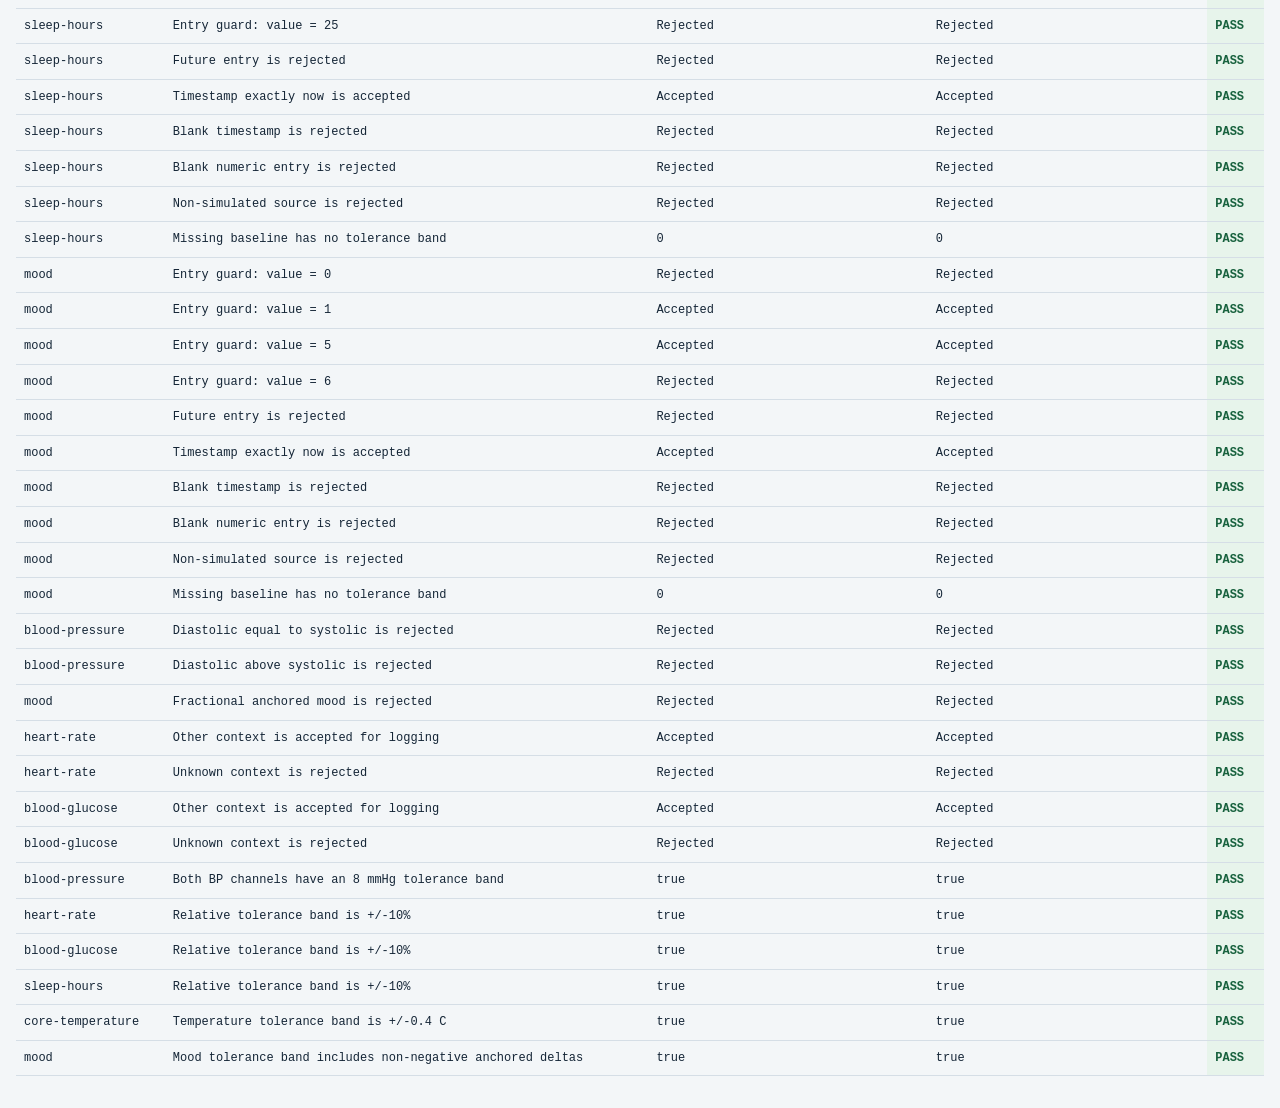
<file: tests.html>
<!doctype html>
<html lang="en">
  <head>
    <meta charset="utf-8">
    <meta name="viewport" content="width=device-width, initial-scale=1">
    <title>BASELINE | Offline status tests</title>
    <link rel="icon" href="favicon.svg" type="image/svg+xml">
    <link rel="stylesheet" href="styles.css">
    <script src="status.js" defer></script>
  </head>
  <body>
    <div class="compliance-bar" role="note">
      <div class="page-wrap compliance-inner">
        <span>PROTOTYPE &mdash; NOT MEDICAL ADVICE</span>
        <span class="simulated-badge">SIMULATED TESTS</span>
      </div>
    </div>
    <main class="page-wrap tests-page">
      <h1>Offline status tests</h1>
      <p>SIMULATED fixtures exercise configured demo boundaries, not medical reference values.</p>
      <p><a href="index.html">Return to BASELINE</a></p>
      <p id="test-summary" role="status">Running tests...</p>
      <noscript>Enable JavaScript to run these dependency-free tests.</noscript>
      <div class="table-scroll" tabindex="0" role="region" aria-label="Status test results">
        <table id="test-results">
          <caption>Pure status and entry-validation tests</caption>
          <thead><tr><th scope="col">Indicator</th><th scope="col">Case</th><th scope="col">Expected</th><th scope="col">Actual</th><th scope="col">Result</th></tr></thead>
          <tbody></tbody>
        </table>
      </div>
    </main>
    <script>
      window.addEventListener("DOMContentLoaded", () => {
        "use strict";
        const status = window.BASELINE.status;
        const now = Date.UTC(2026, 10, 14, 12);
        const baselines = {
          "blood-pressure": { value: { systolic: 120, diastolic: 80 }, unit: "mmHg" },
          "heart-rate": { value: 100, context: "resting", unit: "bpm" },
          "blood-glucose": { value: 100, context: "fasting", unit: "mg/dL" },
          "core-temperature": { value: 36.7, unit: "\u00b0C" },
          "sleep-hours": { value: 10, unit: "hours" },
          mood: { value: 4, unit: "points" }
        };
        const cases = [];
        cases.push({ id: "all", name: "Demo entry configuration is immutable", expected: "true", run: () => String(
          Object.isFrozen(status.limits) && Object.values(status.limits).every((config) => Object.isFrozen(config)
            && Object.values(config).filter(Array.isArray).every(Object.isFrozen))
        ) });
        const labels = { good: "Green", warn: "Amber", alert: "Red" };
        const readingFor = (id, value) => ({
          value, timestamp: now, context: baselines[id].context,
          unit: baselines[id].unit, source: "SIMULATED test fixture"
        });
        function comparison(id, name, reading, expected, baseline = baselines[id]) {
          cases.push({ id, name, expected, run: () => status.evaluate(id, reading, baseline, now).label });
        }
        const relativeCases = [
          [-20.001, "alert"], [-20, "warn"], [-19.999, "warn"],
          [-10.001, "warn"], [-10, "good"], [-9.999, "good"], [0, "good"],
          [9.999, "good"], [10, "good"], [10.001, "warn"],
          [19.999, "warn"], [20, "warn"], [20.001, "alert"]
        ];
        for (const id of ["heart-rate", "blood-glucose", "sleep-hours"]) {
          for (const [percent, state] of relativeCases) {
            comparison(id, `${percent}% deviation`, readingFor(id, baselines[id].value * (1 + percent / 100)), labels[state]);
          }
          const baseline = { ...baselines[id], value: id === "sleep-hours" ? 7.5 : 73 };
          comparison(id, "10% boundary with a fractional reading", readingFor(id, baseline.value * 1.1), "Green", baseline);
          comparison(id, "Zero baseline cannot be compared", readingFor(id, baselines[id].value), "BASELINE NOT ESTABLISHED", { ...baselines[id], value: 0 });
        }
        const absoluteCases = [
          [-16, "alert"], [-15, "warn"], [-14, "warn"], [-9, "warn"], [-8, "good"], [-7, "good"],
          [0, "good"], [7, "good"], [8, "good"], [9, "warn"], [14, "warn"], [15, "warn"], [16, "alert"]
        ];
        for (const field of ["systolic", "diastolic"]) {
          for (const [delta, state] of absoluteCases) {
            const value = { ...baselines["blood-pressure"].value };
            value[field] += delta;
            comparison("blood-pressure", `${field}: ${delta} mmHg deviation`, readingFor("blood-pressure", value), labels[state]);
          }
        }
        for (const [systolic, diastolic, expected] of [[124, 96, "Red"], [136, 82, "Red"], [129, 96, "Red"], [129, 82, "Amber"]]) {
          comparison("blood-pressure", `Worst channel governs (${systolic}/${diastolic})`, readingFor("blood-pressure", { systolic, diastolic }), expected);
        }
        for (const [delta, state] of [
          [-1.001, "alert"], [-1, "alert"], [-0.999, "warn"], [-0.401, "warn"], [-0.4, "good"], [-0.399, "good"],
          [0, "good"], [0.399, "good"], [0.4, "good"], [0.401, "warn"], [0.999, "warn"], [1, "alert"], [1.001, "alert"]
        ]) {
          comparison("core-temperature", `${delta} C deviation`, readingFor("core-temperature", baselines["core-temperature"].value + delta), labels[state]);
        }
        for (const [value, expected] of [[5, "Green"], [4, "Green"], [3, "Amber"], [2, "Red"], [1, "Red"]]) {
          comparison("mood", `Anchored mood delta ${value - 4}`, readingFor("mood", value), expected);
        }
        comparison("mood", "Fractional mood is not an anchored reading", readingFor("mood", 3.5), "NO RECENT READING");
        comparison("sleep-hours", "Zero sleep is a reading, not missing data", readingFor("sleep-hours", 0), "Red");

        for (const id of Object.keys(baselines)) {
          const current = readingFor(id, baselines[id].value);
          comparison(id, "Missing reading", null, "NO RECENT READING");
          comparison(id, "Missing value", { ...current, value: null }, "NO RECENT READING");
          comparison(id, "Non-finite value", { ...current, value: id === "blood-pressure" ? { systolic: NaN, diastolic: 80 } : NaN }, "NO RECENT READING");
          comparison(id, "Missing personal baseline", current, "BASELINE NOT ESTABLISHED", null);
          comparison(id, "Missing baseline value", current, "BASELINE NOT ESTABLISHED", { ...baselines[id], value: null });
          comparison(id, "Exactly 48 hours old is still recent", { ...current, timestamp: now - status.MAX_READING_AGE_MS }, "Green");
          comparison(id, "One millisecond beyond 48 hours is stale", { ...current, timestamp: now - status.MAX_READING_AGE_MS - 1 }, "NO RECENT READING");
          comparison(id, "Invalid timestamp", { ...current, timestamp: NaN }, "NO RECENT READING");
          comparison(id, "Future reading", { ...current, timestamp: now + 1 }, "NO RECENT READING");
          comparison(id, "Different units are not silently compared", { ...current, unit: "test-only-different-unit" }, "NOT COMPARABLE (unit differs)");
          const saved = JSON.stringify({ reading: current, baseline: baselines[id] });
          cases.push({ id, name: "Evaluation and tolerance bands leave inputs unchanged", expected: "true", run: () => {
            status.evaluate(id, current, baselines[id], now);
            status.toleranceBands(id, baselines[id]);
            return String(saved === JSON.stringify({ reading: current, baseline: baselines[id] }));
          } });
        }
        for (const id of ["heart-rate", "blood-glucose"]) {
          const current = readingFor(id, baselines[id].value);
          comparison(id, "Other context is logged but not comparable", { ...current, context: "other" }, "NOT COMPARABLE (context differs)");
          comparison(id, "Missing reading context", { ...current, context: undefined }, "NOT COMPARABLE (context differs)");
          comparison(id, "Baseline context is not established", current, "BASELINE NOT ESTABLISHED", { ...baselines[id], context: undefined });
        }

        function validation(id, name, reading, expected) {
          cases.push({ id, name, expected, run: () => status.validateReading(id, reading, now).length === 0 ? "Accepted" : "Rejected" });
        }
        for (const id of Object.keys(baselines)) {
          const fields = id === "blood-pressure" ? ["systolic", "diastolic"] : ["value"];
          for (const field of fields) {
            const [min, max] = status.limits[id][field];
            for (const [value, expected] of [[min - 1, "Rejected"], [min, "Accepted"], [max, "Accepted"], [max + 1, "Rejected"]]) {
              const reading = readingFor(id, id === "blood-pressure" ? { systolic: field === "diastolic" ? 200 : value, diastolic: field === "systolic" ? 40 : value } : value);
              validation(id, `Entry guard: ${field} = ${value}`, reading, expected);
            }
          }
          validation(id, "Future entry is rejected", { ...readingFor(id, baselines[id].value), timestamp: now + 1 }, "Rejected");
          validation(id, "Timestamp exactly now is accepted", readingFor(id, baselines[id].value), "Accepted");
          validation(id, "Blank timestamp is rejected", { ...readingFor(id, baselines[id].value), timestamp: NaN }, "Rejected");
          validation(id, "Blank numeric entry is rejected", { ...readingFor(id, baselines[id].value), value: id === "blood-pressure" ? { systolic: NaN, diastolic: 80 } : NaN }, "Rejected");
          validation(id, "Non-simulated source is rejected", { ...readingFor(id, baselines[id].value), source: "" }, "Rejected");
          cases.push({ id, name: "Missing baseline has no tolerance band", expected: "0", run: () => String(status.toleranceBands(id, null).length) });
        }
        validation("blood-pressure", "Diastolic equal to systolic is rejected", readingFor("blood-pressure", { systolic: 100, diastolic: 100 }), "Rejected");
        validation("blood-pressure", "Diastolic above systolic is rejected", readingFor("blood-pressure", { systolic: 100, diastolic: 110 }), "Rejected");
        validation("mood", "Fractional anchored mood is rejected", readingFor("mood", 2.5), "Rejected");
        for (const id of ["heart-rate", "blood-glucose"]) {
          validation(id, "Other context is accepted for logging", { ...readingFor(id, baselines[id].value), context: "other" }, "Accepted");
          validation(id, "Unknown context is rejected", { ...readingFor(id, baselines[id].value), context: "unknown" }, "Rejected");
        }
        cases.push({ id: "blood-pressure", name: "Both BP channels have an 8 mmHg tolerance band", expected: "true", run: () => {
          const bands = status.toleranceBands("blood-pressure", baselines["blood-pressure"]);
          return String(bands.length === 2 && bands.every((band) => band.baseline - band.min === 8 && band.max - band.baseline === 8));
        } });
        for (const id of ["heart-rate", "blood-glucose", "sleep-hours"]) {
          cases.push({ id, name: "Relative tolerance band is +/-10%", expected: "true", run: () => {
            const band = status.toleranceBands(id, baselines[id])[0];
            return String(Math.abs(band.min - baselines[id].value * 0.9) < 1e-10 && Math.abs(band.max - baselines[id].value * 1.1) < 1e-10);
          } });
        }
        cases.push({ id: "core-temperature", name: "Temperature tolerance band is +/-0.4 C", expected: "true", run: () => {
          const band = status.toleranceBands("core-temperature", baselines["core-temperature"])[0];
          return String(Math.abs(band.baseline - band.min - 0.4) < 1e-10 && Math.abs(band.max - band.baseline - 0.4) < 1e-10);
        } });
        cases.push({ id: "mood", name: "Mood tolerance band includes non-negative anchored deltas", expected: "true", run: () => {
          const band = status.toleranceBands("mood", baselines.mood)[0];
          return String(band.min === 4 && band.max === 5);
        } });

        let passed = 0;
        const body = document.querySelector("#test-results tbody");
        for (const test of cases) {
          let actual;
          try { actual = test.run(); } catch (error) { actual = `${error.name}: ${error.message}`; }
          const ok = actual === test.expected;
          if (ok) passed += 1;
          const row = document.createElement("tr");
          for (const value of [test.id, test.name, test.expected, actual, ok ? "PASS" : "FAIL"]) {
            const cell = document.createElement("td");
            cell.textContent = value;
            row.appendChild(cell);
          }
          row.lastElementChild.className = ok ? "test-pass" : "test-fail";
          body.appendChild(row);
        }
        const failed = cases.length - passed;
        document.getElementById("test-summary").textContent = `${passed} passed, ${failed} failed (${cases.length} tests).`;
        document.body.dataset.testFailures = String(failed);
        window.BASELINE.testResults = { passed, failed, total: cases.length };
      });
    </script>
  </body>
</html>
</file>
<file: styles.css>
:root {
  /* Brand */
  --brand-primary: #155F7A;
  --brand-hover: #104D64;
  --brand-pressed: #0C3F53;
  --brand-tint: #E8F2F6;

  /* Surfaces */
  --bg-canvas: #F3F6F8;
  --bg-surface: #FFFFFF;
  --bg-surface-muted: #E8EEF2;
  --bg-banner: #142536;
  --bg-briefing: #F3EAD3;

  /* Borders */
  --border-strong: #7C91A2;
  --border-soft: #D5DEE6;

  /* Typography */
  --text-primary: #142536;
  --text-secondary: #526577;
  --text-inverse: #FFFFFF;

  /* Configured deviation status, not diagnosis */
  --status-good-bg: #E7F4EB;
  --status-good-border: #397A57;
  --status-good-text: #17613D;
  --status-warn-bg: #FFF3D8;
  --status-warn-border: #946000;
  --status-warn-text: #7B4C00;
  --status-alert-bg: #FCEAEA;
  --status-alert-border: #B33A3A;
  --status-alert-text: #A12B2B;

  /* Compliance */
  --prototype-bg: #142536;
  --prototype-text: #FFFFFF;
  --simulated-bg: #FFF3D8;
  --simulated-border: #946000;
  --simulated-text: #7B4C00;

  /* Charts and interactions */
  --chart-line: #155F7A;
  --chart-grid: #D5DEE6;
  --chart-baseline-band: #E8EEF2;
  --focus-ring: #155F7A;
  --focus-ring-inverse: #FFFFFF;

  /* Surface depth and input-driven motion */
  --shadow-surface: 0 2px 8px rgba(20, 37, 54, 0.05);
  --shadow-raised: 0 10px 28px rgba(20, 37, 54, 0.08);
  --shadow-action: 0 2px 0 var(--brand-pressed);
  --duration-fast: 120ms;
  --duration-control: 160ms;
  --duration-panel: 240ms;
  --ease-standard: cubic-bezier(0.2, 0, 0, 1);
  --compliance-height: 42px;

  /* Fonts */
  --font-ui: "Inter", "Segoe UI", Roboto, Helvetica, Arial, sans-serif;
  --font-data: "IBM Plex Mono", Consolas, monospace;

  /* Radius */
  --radius-sm: 4px;
  --radius-md: 8px;
  --radius-lg: 12px;
  --radius-xl: 16px;

  /* Spacing */
  --space-1: 4px;
  --space-2: 8px;
  --space-3: 12px;
  --space-4: 16px;
  --space-5: 20px;
  --space-6: 24px;
  --space-8: 32px;
  --space-10: 40px;
  --space-12: 48px;

  color-scheme: light;
  font-family: var(--font-ui);
  color: var(--text-primary);
  background: var(--bg-canvas);
  font-size: 16px;
  line-height: 1.55;
  font-variant-numeric: tabular-nums;
  scroll-padding-top: var(--compliance-height);
}

* {
  box-sizing: border-box;
}

[hidden] {
  display: none !important;
}

.visually-hidden {
  position: absolute;
  width: 1px;
  height: 1px;
  padding: 0;
  margin: -1px;
  overflow: hidden;
  clip-path: inset(50%);
  white-space: nowrap;
  border: 0;
}

body {
  margin: 0;
  min-height: 100vh;
}

h1,
h2,
h3,
p {
  margin: 0;
}

h1 {
  font-size: clamp(32px, 2.8vw, 40px);
  font-weight: 700;
  line-height: 1.1;
  letter-spacing: -0.02em;
}

h2 {
  font-size: 22px;
  font-weight: 600;
  line-height: 1.3;
}

h3 {
  font-size: 16px;
  font-weight: 600;
  line-height: 1.4;
}

a {
  color: var(--brand-primary);
  text-underline-offset: 3px;
  transition: color var(--duration-control) var(--ease-standard);
}

a:hover {
  color: var(--brand-hover);
}

button,
input,
select,
textarea {
  font: inherit;
}

button {
  min-height: 44px;
  padding: var(--space-2) var(--space-4);
  border: 1px solid var(--border-strong);
  border-radius: var(--radius-md);
  background: var(--bg-surface);
  color: var(--text-primary);
  font-weight: 600;
  cursor: pointer;
  transition:
    background-color var(--duration-control) var(--ease-standard),
    border-color var(--duration-control) var(--ease-standard),
    color var(--duration-control) var(--ease-standard);
}

button:hover:not(:disabled) {
  border-color: var(--brand-primary);
  background: var(--brand-tint);
}

button:disabled {
  cursor: not-allowed;
  border-color: var(--border-soft);
  background: var(--bg-surface-muted);
  color: var(--text-secondary);
}

:focus-visible {
  outline: 3px solid var(--focus-ring);
  outline-offset: 3px;
}

.page-wrap {
  width: min(calc(100% - var(--space-8)), 1320px);
  margin-inline: auto;
}

.skip-link {
  position: fixed;
  top: var(--space-2);
  left: var(--space-4);
  z-index: 20;
  padding: var(--space-3) var(--space-4);
  border-radius: var(--radius-sm);
  background: var(--bg-surface);
  transform: translateY(-200%);
}

.skip-link:focus {
  transform: translateY(0);
  outline-color: var(--focus-ring-inverse);
  box-shadow: 0 0 0 6px var(--bg-banner);
}

.metadata,
.status-badge,
.simulated-badge,
.compliance-bar {
  font-size: 12px;
  font-weight: 600;
}

.metadata {
  font-size: 13px;
  font-weight: 400;
  line-height: 1.5;
  color: var(--text-secondary);
}

.compliance-bar {
  position: sticky;
  top: 0;
  z-index: 10;
  background: var(--prototype-bg);
  color: var(--prototype-text);
}

.compliance-bar :focus-visible {
  outline-color: var(--focus-ring-inverse);
}

.compliance-inner {
  display: flex;
  align-items: center;
  justify-content: space-between;
  gap: var(--space-2);
  min-height: 42px;
  padding-block: var(--space-1);
}

.compliance-inner > :first-child {
  min-width: 0;
}

.simulated-badge {
  flex-shrink: 0;
  padding: var(--space-1) var(--space-2);
  border: 1px solid var(--simulated-border);
  border-radius: var(--radius-sm);
  background: var(--simulated-bg);
  color: var(--simulated-text);
  font-weight: 600;
  line-height: 1.5;
}

.site-header,
.brand,
.header-actions {
  display: flex;
  align-items: center;
  gap: var(--space-4);
}

.site-header {
  justify-content: space-between;
  flex-wrap: wrap;
  min-height: 88px;
  padding-block: var(--space-3);
  border-bottom: 1px solid var(--border-soft);
}

.brand {
  min-width: 0;
}

.brand-logo {
  flex: 0 0 56px;
  width: 56px;
  height: 56px;
}

.brand-copy {
  min-width: 0;
}

.brand-logo img {
  display: block;
  width: 100%;
  height: 100%;
  object-fit: contain;
  border-radius: 50%;
}

.logo-placeholder {
  display: grid;
  place-content: center;
  width: 100%;
  height: 100%;
  border: 1px dashed var(--border-strong);
  border-radius: var(--radius-md);
  background: var(--brand-tint);
  color: var(--text-secondary);
  font-size: 12px;
  text-align: center;
}

.brand-copy p {
  margin-top: var(--space-1);
}

.brand-copy .metadata {
  display: flex;
  flex-wrap: wrap;
  gap: var(--space-1) var(--space-2);
}

.brand-copy .metadata span + span {
  padding-left: var(--space-2);
  border-left: 1px solid var(--border-soft);
}

.header-actions {
  flex-wrap: wrap;
}

.header-actions a {
  display: inline-flex;
  align-items: center;
  min-height: 44px;
  gap: var(--space-2);
  font-size: 14px;
  font-weight: 500;
  text-decoration-thickness: 1px;
}

.button-icon {
  flex: 0 0 auto;
}

.button-primary {
  display: inline-flex;
  align-items: center;
  justify-content: center;
  gap: var(--space-2);
  min-height: 48px;
  padding-inline: var(--space-5);
  border-color: var(--brand-primary);
  background: var(--brand-primary);
  color: var(--text-inverse);
  box-shadow: var(--shadow-action);
  transition:
    background-color var(--duration-control) var(--ease-standard),
    border-color var(--duration-control) var(--ease-standard),
    box-shadow var(--duration-control) var(--ease-standard),
    transform var(--duration-control) var(--ease-standard);
}

.button-primary:hover:not(:disabled) {
  border-color: var(--brand-hover);
  background: var(--brand-hover);
}

.button-primary:active:not(:disabled) {
  border-color: var(--brand-pressed);
  background: var(--brand-pressed);
  transform: translateY(1px);
  box-shadow: 0 1px 0 var(--brand-pressed);
}

.button-primary:disabled {
  border-color: var(--border-strong);
  background: var(--bg-surface-muted);
  color: var(--text-secondary);
  transform: none;
  box-shadow: none;
}

.monitor-toolbar {
  display: grid;
  grid-template-columns: minmax(0, 1fr) minmax(0, 2fr);
  grid-template-areas: "privacy demo" "storage storage" "announcement announcement";
  align-items: center;
  column-gap: var(--space-6);
  row-gap: var(--space-2);
  margin-top: var(--space-5);
  padding: var(--space-4) var(--space-5);
  border: 1px solid var(--border-soft);
  border-radius: var(--radius-lg);
  background: var(--bg-surface);
  box-shadow: var(--shadow-surface);
}

.privacy-notice {
  grid-area: privacy;
  padding-left: var(--space-3);
  border-left: 3px solid var(--border-strong);
  font-size: 14px;
  font-weight: 500;
  line-height: 1.5;
}

#storage-status {
  grid-area: storage;
}

#demo-announcement {
  grid-area: announcement;
}

.section-heading,
.card-heading {
  display: flex;
  align-items: center;
  justify-content: space-between;
  flex-wrap: wrap;
  gap: var(--space-2);
}

.hazard-bar {
  position: relative;
  margin-block: var(--space-6);
  padding: var(--space-5);
  border: 1px solid var(--border-soft);
  border-radius: var(--radius-xl);
  background: var(--bg-surface);
  box-shadow: var(--shadow-surface);
}

.hazard-options {
  display: flex;
  gap: var(--space-2);
  overflow-x: auto;
  margin-top: var(--space-2);
  padding: var(--space-1) var(--space-1) var(--space-2);
  scrollbar-color: var(--border-strong) var(--bg-canvas);
  scrollbar-width: thin;
}

.hazard-button {
  flex: 0 0 auto;
  white-space: nowrap;
}

.hazard-button:hover:not(:disabled) {
  background: var(--brand-tint);
}

.hazard-button[aria-pressed="true"] {
  border-color: var(--brand-primary);
  background: var(--brand-primary);
  color: var(--text-inverse);
}

.hazard-button[aria-pressed="true"]:hover:not(:disabled) {
  border-color: var(--brand-hover);
  background: var(--brand-hover);
}

.dashboard-grid {
  display: grid;
  grid-template-columns: minmax(0, 3fr) minmax(0, 7fr);
  align-items: start;
  gap: var(--space-6);
}

.body-panel,
.indicator-card,
.sources-panel {
  min-width: 0;
  padding: var(--space-5);
  border: 1px solid var(--border-strong);
  border-radius: var(--radius-lg);
  background: var(--bg-surface);
  box-shadow: var(--shadow-surface);
}

.body-panel > .metadata {
  margin-top: var(--space-2);
}

.body-explorer {
  display: grid;
  grid-template-columns: minmax(0, 0.85fr) minmax(0, 1.15fr);
  align-items: start;
  gap: var(--space-4);
  margin-top: var(--space-5);
}

.body-figure {
  min-width: 0;
  margin: 0;
  padding: var(--space-2) var(--space-1);
  border: 1px solid var(--border-soft);
  border-radius: var(--radius-md);
  background: var(--bg-canvas);
}

.body-figure figcaption {
  margin-top: var(--space-2);
  text-align: center;
  font-size: 12px;
}

.body-navigation {
  min-width: 0;
}

#body-schematic {
  display: block;
  width: min(100%, 240px);
  height: auto;
  margin: 0 auto;
  overflow: visible;
}

#body-schematic .silhouette {
  fill: var(--bg-surface-muted);
  stroke: var(--border-strong);
  stroke-width: 1.5;
  stroke-linejoin: round;
  stroke-linecap: round;
}

#body-schematic .zone {
  fill: var(--border-soft);
  stroke: var(--border-strong);
  stroke-width: 1.5;
  stroke-linejoin: round;
  stroke-linecap: round;
  cursor: pointer;
  outline: none;
  transition: fill 150ms ease, stroke 150ms ease;
}

#body-schematic .zone:hover {
  fill: rgba(21,95,122,0.14);
}

#body-schematic .zone.is-active {
  fill: rgba(21,95,122,0.28);
  stroke: var(--brand-primary);
  stroke-width: 2.5;
}

#body-schematic .zone:focus-visible {
  stroke: var(--focus-ring);
  stroke-width: 3.5;
  stroke-dasharray: 4 3;
}

#body-schematic .detail {
  fill: none;
  stroke: var(--border-strong);
  stroke-width: 1.25;
  stroke-linejoin: round;
  stroke-linecap: round;
  stroke-dasharray: none;
  opacity: 0.6;
  pointer-events: none;
  transition: stroke 150ms ease, opacity 150ms ease;
}

#body-schematic .detail-fill {
  fill: var(--border-strong);
  stroke: none;
  opacity: 0.35;
  pointer-events: none;
}

#body-schematic .zone.is-active .detail,
#body-schematic .zone:hover .detail {
  stroke: var(--brand-primary);
  opacity: 0.95;
}

#body-schematic .zone.is-active .detail-fill,
#body-schematic .zone:hover .detail-fill {
  fill: var(--brand-primary);
  opacity: 0.5;
}

.zone-controls,
.zone-indicator-actions {
  display: grid;
  gap: var(--space-2);
}

.zone-controls button {
  min-width: 0;
  padding: var(--space-2) var(--space-3);
  text-align: left;
  font-size: 13px;
  line-height: 1.4;
}

.zone-controls button > span {
  display: block;
}

.zone-controls .metadata {
  margin-top: var(--space-1);
  font-size: 12px;
  line-height: 1.4;
}

.zone-indicator-actions button {
  min-width: 0;
  padding-inline: var(--space-2);
  font-size: 13px;
  line-height: 1.4;
  text-align: left;
}

.zone-controls button[aria-pressed="true"] {
  border-color: var(--brand-primary);
  background: var(--brand-primary);
  color: var(--text-inverse);
}

.zone-controls button[aria-pressed="true"] .metadata {
  color: var(--text-inverse);
}

#zone-selection-status,
.zone-indicator-actions,
#hazard-association-status {
  margin-top: var(--space-3);
}

.design-note {
  margin-top: var(--space-4);
  padding: var(--space-4);
  border-left: 3px solid var(--brand-primary);
  background: var(--bg-surface-muted);
}

.design-note p {
  margin-top: var(--space-2);
}

.indicators > .section-heading {
  margin-bottom: var(--space-4);
}

.indicator-grid {
  display: grid;
  grid-template-columns: repeat(2, minmax(0, 1fr));
  gap: var(--space-4);
  align-items: start;
}

.indicator-card {
  display: flex;
  flex-direction: column;
  gap: var(--space-3);
  min-height: 280px;
  padding: var(--space-6);
  scroll-margin-top: var(--space-4);
}

.indicator-card.is-zone-selected {
  box-shadow: inset 0 0 0 2px var(--brand-primary), var(--shadow-surface);
}

.indicator-card.is-hazard-related {
  border-color: var(--brand-primary);
}

.card-heading {
  align-items: start;
}

.reading-block {
  display: grid;
  gap: var(--space-2);
}

.reading-provenance {
  display: grid;
  gap: var(--space-1);
  padding-block: var(--space-3);
  border-block: 1px solid var(--border-soft);
}

.reading-provenance .recorded {
  display: flex;
  align-items: baseline;
  flex-wrap: wrap;
  column-gap: var(--space-2);
  row-gap: var(--space-1);
}

.status-badge {
  padding: var(--space-1) var(--space-2);
  border: 1px solid var(--border-strong);
  border-radius: var(--radius-sm);
}

.status-neutral {
  background: var(--bg-surface-muted);
  color: var(--text-secondary);
}

.status-good {
  border-color: var(--status-good-border);
  background: var(--status-good-bg);
  color: var(--status-good-text);
}

.status-warn {
  border-color: var(--status-warn-border);
  background: var(--status-warn-bg);
  color: var(--status-warn-text);
}

.status-alert {
  border-color: var(--status-alert-border);
  background: var(--status-alert-bg);
  color: var(--status-alert-text);
}

.measurement,
.source-counts dd {
  font-family: var(--font-data);
  font-size: clamp(32px, 2.6vw, 40px);
  font-weight: 500;
  line-height: 1.2;
}

.measurement {
  color: var(--text-primary);
}

.indicator-card[data-state="neutral"] .measurement {
  color: var(--text-secondary);
}

.measurement-unit,
.field-label {
  font-family: var(--font-ui);
  font-size: 14px;
  font-weight: 500;
}

.slot-description {
  margin-top: auto;
}

.sources-panel {
  margin-top: var(--space-10);
  padding: var(--space-8);
  border-radius: var(--radius-xl);
  background: var(--bg-briefing);
  box-shadow: var(--shadow-raised);
  scroll-margin-top: var(--space-4);
}

.sources-panel h2 {
  margin-top: var(--space-1);
}

.sources-panel > p,
.sources-panel > noscript {
  display: block;
  margin-top: var(--space-3);
  color: var(--text-secondary);
  max-width: 75ch;
}

.source-counts {
  display: grid;
  grid-template-columns: repeat(4, minmax(0, 1fr));
  gap: var(--space-4);
  margin-block: var(--space-5);
}

.source-counts > div {
  padding: var(--space-4);
  border: 1px solid var(--border-soft);
  border-radius: var(--radius-md);
  background: var(--bg-surface);
}

.source-counts dt {
  color: var(--text-secondary);
  font-size: 13px;
  font-weight: 500;
}

.source-counts dd {
  margin: var(--space-2) 0 0;
}

.dev-panel {
  margin-top: var(--space-5);
  padding: var(--space-4);
  border: 1px solid var(--border-strong);
  border-radius: var(--radius-md);
  background: var(--bg-surface-muted);
}

.dev-panel p,
.dev-panel ul {
  margin-top: var(--space-2);
}

.dev-panel ul {
  margin-bottom: 0;
  padding-left: var(--space-5);
  overflow-wrap: anywhere;
}

#shell-note {
  margin-top: var(--space-4);
}

.site-footer {
  display: flex;
  align-items: center;
  justify-content: space-between;
  flex-wrap: wrap;
  gap: var(--space-4);
  margin-top: var(--space-12);
  padding-block: var(--space-6);
  border-top: 1px solid var(--border-soft);
  color: var(--text-secondary);
  font-size: 13px;
}

.site-footer p {
  max-width: 75ch;
}

.site-footer a {
  display: inline-flex;
  align-items: center;
  gap: var(--space-2);
  min-height: 44px;
  font-weight: 500;
}

.demo-toolbar,
.demo-actions,
.form-actions {
  display: flex;
  align-items: center;
  flex-wrap: wrap;
  gap: var(--space-2);
}

.demo-toolbar {
  grid-area: demo;
  justify-content: space-between;
  column-gap: var(--space-4);
}

.demo-toolbar > p {
  flex: 1 1 240px;
}

.demo-actions {
  flex: 0 0 auto;
}

.demo-announcement:not(:empty) {
  padding: var(--space-3) var(--space-4);
  border-left: 3px solid var(--brand-primary);
  background: var(--brand-tint);
}

.entry-panel {
  margin-top: var(--space-5);
  padding: var(--space-8);
  border: 1px solid var(--brand-primary);
  border-radius: var(--radius-xl);
  background: var(--bg-surface);
  box-shadow: var(--shadow-raised);
  scroll-margin-top: var(--space-4);
}

.entry-panel:not([hidden]) {
  animation: entry-reveal var(--duration-panel) var(--ease-standard);
}

@keyframes entry-reveal {
  from {
    opacity: 0;
    transform: translateY(8px);
  }
  to {
    opacity: 1;
    transform: translateY(0);
  }
}

.entry-panel h2 {
  margin-top: var(--space-1);
}

.entry-panel > p {
  margin-top: var(--space-2);
}

#measurement-form {
  margin-top: var(--space-6);
  max-width: 960px;
}

.field-grid {
  display: grid;
  grid-template-columns: repeat(2, minmax(0, 1fr));
  gap: var(--space-4);
  margin-block: var(--space-4);
}

.form-field {
  min-width: 0;
}

.form-field label {
  display: block;
  margin-bottom: var(--space-2);
  font-size: 14px;
  font-weight: 600;
}

.form-field input,
.form-field select {
  width: 100%;
  min-height: 48px;
  padding: var(--space-3) var(--space-4);
  border: 1px solid var(--border-strong);
  border-radius: var(--radius-md);
  background: var(--bg-surface);
  color: var(--text-primary);
  font-size: 16px;
  line-height: 1.5;
  transition: border-color var(--duration-fast) var(--ease-standard);
}

.form-field .metadata,
.field-error {
  margin-top: var(--space-2);
}

.form-field [aria-invalid="true"] {
  border-color: var(--status-alert-border);
}

.field-error {
  color: var(--status-alert-text);
  font-size: 13px;
}

.validation-summary {
  margin-block: var(--space-4);
  padding: var(--space-3) var(--space-4);
  border: 1px solid var(--status-alert-border);
  border-radius: var(--radius-md);
  background: var(--status-alert-bg);
  color: var(--status-alert-text);
}

.validation-summary ul {
  margin: 0;
  padding-left: var(--space-4);
}

.form-actions {
  margin-top: var(--space-4);
}

.card-status {
  display: inline-flex;
  align-items: center;
  align-self: start;
  justify-self: start;
  gap: var(--space-2);
  max-width: 100%;
}

.status-icon {
  flex-shrink: 0;
}

.baseline-summary {
  font-family: var(--font-data);
  font-size: 13px;
  color: var(--text-secondary);
  line-height: 1.5;
}

.recorded {
  font-weight: 400;
  overflow-wrap: anywhere;
}

.recorded time {
  font-family: var(--font-data);
}

.threshold-note {
  font-weight: 600;
}

.trend-figure {
  margin: 0;
  padding: var(--space-2);
  border-radius: var(--radius-md);
  background: var(--bg-canvas);
}

.trend-figure figcaption {
  font-size: 12px;
}

.sparkline {
  display: block;
  width: 100%;
  height: 110px;
}

.chart-gridline {
  stroke: var(--chart-grid);
  stroke-width: 1;
}

.tolerance-band {
  fill: var(--chart-baseline-band);
}

.baseline-line {
  stroke: var(--border-strong);
  stroke-width: 1;
  stroke-dasharray: 3 3;
}

.trend-line {
  fill: none;
  stroke: var(--chart-line);
  stroke-width: 2;
  vector-effect: non-scaling-stroke;
}

.trend-line-secondary {
  stroke: var(--brand-pressed);
  stroke-dasharray: 4 3;
}

.trend-point {
  fill: var(--chart-line);
}

.trend-point-secondary {
  fill: var(--brand-pressed);
}

.chart-times {
  display: flex;
  justify-content: space-between;
  gap: var(--space-2);
  margin-block: var(--space-1);
  font-family: var(--font-data);
  font-weight: 400;
}

.guidance-grid {
  display: grid;
  grid-template-columns: repeat(2, minmax(0, 1fr));
  column-gap: var(--space-3);
  padding: var(--space-2) var(--space-3);
  border: 1px solid var(--border-soft);
  border-radius: var(--radius-md);
  background: var(--bg-canvas);
}

.guidance-grid details[open] {
  grid-column: 1 / -1;
}

.guidance-section,
.trend-data,
.threshold-details,
.card-evidence {
  min-width: 0;
  border-top: 1px solid var(--border-soft);
}

summary {
  min-height: 44px;
  padding-block: var(--space-3);
  font-size: 13px;
  font-weight: 500;
  cursor: pointer;
  line-height: 1.5;
  overflow-wrap: anywhere;
}

summary::marker {
  color: var(--brand-primary);
}

details[open] > summary {
  color: var(--brand-primary);
}

.guidance-section > p,
.trend-data > p,
.threshold-details > p {
  padding-bottom: var(--space-3);
}

.claim-list {
  margin: 0 0 var(--space-3);
  padding-left: var(--space-4);
  overflow-wrap: anywhere;
}

.claim-list li + li {
  margin-top: var(--space-3);
}

.claim-citation {
  margin-top: var(--space-2);
}

.hazard-links {
  padding: var(--space-3);
  border: 1px solid var(--border-soft);
  border-radius: var(--radius-md);
  background: var(--brand-tint);
}

.hazard-links > .claim-list {
  margin: 0;
  padding: 0;
  list-style: none;
}

.hazard-wide-records {
  margin-top: var(--space-3);
  padding: 0 var(--space-3);
  scroll-margin-top: var(--space-4);
}

.hazard-wide-records > summary {
  padding-block: var(--space-2);
  font-size: 14px;
  font-weight: 600;
}

.hazard-wide-records > summary .metadata {
  display: block;
  margin-top: var(--space-1);
  padding-left: var(--space-4);
  font-size: 12px;
}

.hazard-wide-records > .claim-list {
  margin-top: var(--space-3);
  padding-bottom: var(--space-3);
}

.hazard-links a.related-badge {
  min-height: 44px;
  padding-block: var(--space-3);
}

.related-badge,
.draft-badge,
.tier-badge {
  display: inline-block;
  margin-bottom: var(--space-2);
  padding: var(--space-1) var(--space-2);
  border: 1px solid var(--brand-primary);
  border-radius: var(--radius-sm);
  color: var(--brand-primary);
  font-size: 12px;
  font-weight: 600;
  max-width: 100%;
  line-height: 1.5;
  overflow-wrap: anywhere;
}

.draft-badge {
  border-color: var(--simulated-border);
  background: var(--simulated-bg);
  color: var(--simulated-text);
}

.interpretation-note {
  margin-top: var(--space-2);
  padding: var(--space-3);
  border-left: 3px solid var(--border-strong);
  background: var(--bg-surface);
  font-size: 13px;
  overflow-wrap: anywhere;
}

.interpretation-label {
  font-weight: 600;
}

.interpretation-note p + p {
  margin-top: var(--space-2);
}

.sources-list-heading {
  margin-top: var(--space-5);
}

.sources-list {
  padding-left: var(--space-5);
  overflow-wrap: anywhere;
}

.sources-list li + li {
  margin-top: var(--space-3);
}

.sources-list .metadata {
  display: block;
  margin-top: var(--space-1);
}

.table-scroll {
  max-width: 100%;
  overflow-x: auto;
  scrollbar-color: var(--border-strong) var(--bg-surface);
}

table {
  width: 100%;
  min-width: 32rem;
  border-collapse: collapse;
}

caption {
  padding-block: var(--space-2);
  color: var(--text-secondary);
  font-size: 12px;
  text-align: left;
}

th,
td {
  padding: var(--space-2);
  border-bottom: 1px solid var(--border-soft);
  font-size: 12px;
  text-align: left;
  vertical-align: top;
  overflow-wrap: anywhere;
}

th {
  font-weight: 500;
}

td {
  font-family: var(--font-data);
}

.tests-page {
  padding-block: var(--space-8);
}

#main-content {
  scroll-margin-top: var(--space-4);
}

@media (hover: hover) and (pointer: fine) {
  .button-primary:hover:not(:disabled):not(:active) {
    transform: translateY(-1px);
  }
}

.tests-page > p {
  margin-top: var(--space-4);
}

#test-summary {
  margin-bottom: var(--space-4);
  padding: var(--space-4);
  border: 1px solid var(--border-strong);
  border-radius: var(--radius-md);
  background: var(--bg-surface);
  font-family: var(--font-data);
}

.test-pass {
  background: var(--status-good-bg);
  color: var(--status-good-text);
  font-weight: 600;
}

.test-fail {
  background: var(--status-alert-bg);
  color: var(--status-alert-text);
  font-weight: 600;
}

@media (max-width: 960px) {
  .dashboard-grid {
    grid-template-columns: minmax(0, 1fr);
  }

  .monitor-toolbar {
    grid-template-columns: minmax(0, 1fr);
    grid-template-areas: "privacy" "demo" "storage" "announcement";
  }

  .body-explorer {
    grid-template-columns: 120px minmax(0, 1fr);
  }

  .zone-controls button {
    font-size: 14px;
  }
}

@media (max-width: 700px) {
  .indicator-grid,
  .field-grid,
  .guidance-grid {
    grid-template-columns: minmax(0, 1fr);
  }

  .source-counts {
    grid-template-columns: repeat(2, minmax(0, 1fr));
  }

  .header-actions {
    display: contents;
  }

  .site-header {
    display: grid;
    grid-template-columns: minmax(0, 1fr) clamp(104px, 28vw, 168px);
    gap: var(--space-3);
  }

  .brand {
    gap: var(--space-3);
  }

  .brand-copy .metadata {
    display: block;
  }

  .brand-copy .metadata span {
    display: block;
  }

  .brand-copy .metadata span + span {
    padding: 0;
    border: 0;
  }

  .brand-copy h1 {
    font-size: 32px;
  }

  .header-actions .button-primary {
    grid-column: 1 / -1;
    width: 100%;
  }

  .header-actions a {
    grid-column: 2;
    grid-row: 1;
    justify-content: flex-end;
    line-height: 1.5;
  }

  .monitor-toolbar,
  .hazard-bar,
  .body-panel,
  .indicator-card {
    padding: var(--space-4);
  }

  .entry-panel,
  .sources-panel {
    padding: var(--space-5);
  }

  .demo-toolbar > p {
    flex-basis: 100%;
  }

  .body-explorer {
    grid-template-columns: 112px minmax(0, 1fr);
    gap: var(--space-3);
    margin-top: var(--space-4);
  }

  .body-figure {
    padding-inline: var(--space-1);
  }

  .zone-controls button {
    padding-inline: var(--space-2);
    font-size: 13px;
  }

  .measurement {
    font-size: 34px;
  }

  .section-heading {
    align-items: start;
  }

  .section-heading h2 {
    font-size: 20px;
  }

  .form-actions .button-primary {
    flex: 1 1 auto;
  }
}

@media (max-width: 360px) {
  :root {
    --compliance-height: 72px;
  }

  .site-header {
    grid-template-columns: minmax(0, 1fr);
  }

  .header-actions a {
    grid-column: 1;
    grid-row: auto;
    justify-content: flex-start;
  }

  .compliance-inner {
    align-items: start;
    flex-wrap: wrap;
    padding-block: var(--space-2);
  }

  .compliance-inner > :first-child {
    flex-basis: 100%;
  }

  .body-explorer {
    grid-template-columns: 96px minmax(0, 1fr);
  }

  .demo-actions {
    display: grid;
    grid-template-columns: repeat(2, minmax(0, 1fr));
    width: 100%;
  }

  .demo-actions button {
    padding-inline: var(--space-2);
    font-size: 13px;
  }
}

@media (prefers-reduced-motion: reduce) {
  *,
  *::before,
  *::after {
    animation: none !important;
    transition: none !important;
    scroll-behavior: auto !important;
  }
}

@media (forced-colors: active) {
  .indicator-card.is-zone-selected {
    outline: 2px solid Highlight;
    outline-offset: -4px;
  }

  .indicator-card.is-zone-selected:focus-visible {
    outline: 3px solid Highlight;
    outline-offset: 3px;
  }

  .hazard-button[aria-pressed="true"],
  .zone-controls button[aria-pressed="true"] {
    forced-color-adjust: none;
    border-color: Highlight;
    background: Highlight;
    color: HighlightText;
  }

  .zone-controls button[aria-pressed="true"] .metadata {
    color: HighlightText;
  }
}
</file>
<file: cosmos.css>
:root {
  --brand-primary: #8DE5F0;
  --brand-hover: #BFF6FC;
  --brand-pressed: #62CDD9;
  --brand-tint: #173347;
  --bg-canvas: #070B18;
  --bg-surface: #111C32;
  --bg-surface-muted: #1A2A43;
  --bg-banner: #080D1B;
  --bg-briefing: var(--bg-surface);
  --border-strong: #7087A6;
  --border-soft: #334560;
  --text-primary: #EDF3FF;
  --text-secondary: #B0BED5;
  --text-inverse: #071523;
  --status-good-bg: #17372C;
  --status-good-border: #71B892;
  --status-good-text: #ACF1C6;
  --status-warn-bg: #3A2D1B;
  --status-warn-border: #CBA760;
  --status-warn-text: #FFE0A1;
  --status-alert-bg: #422533;
  --status-alert-border: #DC8CA3;
  --status-alert-text: #FFC3D1;
  --prototype-bg: #080D1B;
  --prototype-text: #EDF3FF;
  --chart-line: #8DE5F0;
  --chart-grid: #344660;
  --chart-baseline-band: #223B53;
  --focus-ring: #FFE0A1;
  --shadow-surface: 0 12px 40px rgba(0, 0, 0, 0.24);
  --shadow-raised: 0 24px 70px rgba(0, 0, 0, 0.32);
  --shadow-action: 0 3px 0 #326577, 0 0 28px rgba(141, 229, 240, 0.12);
  --font-display: "Bahnschrift", "Arial Narrow", "Segoe UI", sans-serif;
  color-scheme: dark;
  font-size: 16px;
}

.orbital-theme {
  position: relative;
  isolation: isolate;
  overflow-x: clip;
  background: transparent;
}

.space-background {
  position: fixed;
  inset: 0;
  z-index: -1;
  overflow: hidden;
  pointer-events: none;
  background: radial-gradient(ellipse at 80% 12%, #17284D 0, transparent 55%), #070B18;
}

#starfield {
  position: absolute;
  inset: 0;
  width: 100%;
  height: 100%;
  opacity: 0.8;
}

.nebula {
  position: absolute;
  width: 80vw;
  height: 75vh;
  border-radius: 50%;
  opacity: 0.55;
  transform: translateY(var(--space-shift, 0px));
}

.nebula-violet {
  top: -25%;
  left: -25%;
  background: radial-gradient(ellipse, rgba(113, 67, 168, 0.35), transparent 67%);
  animation: nebula-drift 34s ease-in-out infinite alternate;
}

.nebula-cyan {
  top: 20%;
  right: -35%;
  background: radial-gradient(ellipse, rgba(24, 145, 157, 0.23), transparent 65%);
  animation: nebula-drift 42s ease-in-out infinite alternate-reverse;
}

.space-grid {
  position: absolute;
  inset: 55% -30% -50%;
  background-image:
    linear-gradient(rgba(141, 229, 240, 0.04) 1px, transparent 1px),
    linear-gradient(90deg, rgba(141, 229, 240, 0.04) 1px, transparent 1px);
  background-size: 80px 80px;
  transform: perspective(800px) rotateX(64deg) translateY(var(--space-shift, 0px));
  mask-image: linear-gradient(transparent, #000 45%, transparent);
}

.page-progress {
  position: fixed;
  top: var(--compliance-height);
  left: 0;
  z-index: 15;
  width: 100%;
  height: 2px;
  pointer-events: none;
}

#page-progress-fill {
  display: block;
  width: 100%;
  height: 100%;
  transform: scaleX(0);
  transform-origin: left;
  background: linear-gradient(90deg, #BAA1F5, #8DE5F0, #FFE0A1);
}

.compliance-bar {
  border-bottom: 1px solid var(--border-soft);
}

.site-header {
  min-height: 96px;
  gap: 24px;
  border-color: rgba(141, 229, 240, 0.18);
}

.brand-copy h1 {
  font-family: var(--font-display);
  font-size: 30px;
  letter-spacing: -0.03em;
}

.brand-copy .metadata {
  font-size: 12px;
}

.site-navigation {
  display: flex;
  gap: 8px;
}

.site-navigation a {
  display: inline-flex;
  align-items: center;
  min-height: 44px;
  padding: 8px 12px;
  border-radius: 8px;
  color: var(--text-secondary);
  font-size: 14px;
  text-decoration: none;
  transition:
    color var(--duration-control) var(--ease-standard),
    background-color var(--duration-control) var(--ease-standard);
}

.site-navigation a:hover,
.site-navigation .is-current {
  color: var(--brand-primary);
  background: rgba(141, 229, 240, 0.08);
}

.header-actions {
  gap: 12px;
}

.header-actions .button-primary {
  font-size: 14px;
}

.button-quiet {
  border-color: var(--border-strong);
  background: transparent;
  color: var(--text-secondary);
  font-size: 13px;
}

.button-primary {
  font-weight: 700;
}

a.button-primary {
  color: var(--text-inverse);
  text-decoration: none;
}

.button-secondary {
  border-color: #A08BD5;
  background: rgba(110, 78, 154, 0.16);
  color: #E2D5FF;
}

.mission-hero {
  display: grid;
  grid-template-columns: minmax(0, 1.05fr) minmax(0, 1fr);
  align-items: center;
  gap: 24px;
  min-height: 690px;
  padding-block: 56px 48px;
}

.hero-copy {
  position: relative;
  z-index: 2;
}

.packet-heading > span:first-child {
  display: flex;
  align-items: center;
  gap: 10px;
}

.signal-dot {
  display: inline-block;
  flex: 0 0 auto;
  width: 7px;
  height: 7px;
  border-radius: 50%;
  background: var(--brand-primary);
}

body[data-stream="running"] .signal-dot {
  box-shadow: 0 0 18px var(--brand-primary);
  animation: signal-breathe 2.4s ease-in-out infinite;
}

.mission-title {
  margin-top: 24px;
  font-family: var(--font-display);
  font-size: clamp(52px, 5.7vw, 86px);
  font-weight: 700;
  line-height: 1.02;
  letter-spacing: -0.055em;
}

.hero-lead {
  max-width: 49ch;
  margin-top: 28px;
  color: var(--text-secondary);
  font-size: 17px;
  line-height: 1.75;
}

.hero-actions {
  display: flex;
  flex-wrap: wrap;
  gap: 12px;
  margin-top: 32px;
}

.hero-actions > * {
  min-height: 54px;
  padding-inline: 22px;
  border-radius: 12px;
  font-size: 14px;
}

.hero-safety {
  max-width: 60ch;
  margin-top: 20px;
  color: var(--text-secondary);
  font-size: 12px;
  line-height: 1.6;
}

.mission-stats {
  display: flex;
  flex-wrap: wrap;
  gap: 20px 36px;
  margin: 32px 0 0;
  padding-top: 24px;
  border-top: 1px solid var(--border-soft);
}

.mission-stats dt {
  color: var(--text-secondary);
  font-size: 12px;
}

.mission-stats dd {
  margin: 8px 0 0;
  color: #E4EAF7;
  font-family: var(--font-data);
  font-size: 26px;
}

.orbit-stage {
  position: relative;
  min-width: 0;
  height: 570px;
}

.orbit-art {
  position: absolute;
  inset: 0;
  transform: perspective(1000px) rotateY(var(--orbit-tilt, 0deg));
}

.orbit-halo {
  position: absolute;
  inset: 10%;
  border-radius: 50%;
  background: radial-gradient(circle, rgba(100, 91, 186, 0.09) 25%, rgba(78, 198, 218, 0.15) 44%, transparent 64%);
}

.planet-disc {
  position: absolute;
  top: 50%;
  left: 50%;
  width: 54%;
  aspect-ratio: 1;
  margin: -27% 0 0 -27%;
  overflow: hidden;
  border: 1px solid rgba(141, 229, 240, 0.4);
  border-radius: 50%;
  translate: 0 var(--hero-shift, 0px);
  animation: planet-float 9s ease-in-out infinite;
  background:
    radial-gradient(circle at 72% 26%, rgba(162, 235, 233, 0.6), transparent 37%),
    radial-gradient(circle at 32% 58%, #315B82, #162A53 43%, #050B1C 75%);
  box-shadow:
    inset -26px -18px 48px #020611,
    inset 7px 5px 18px rgba(150, 231, 244, 0.2),
    0 0 32px rgba(86, 183, 223, 0.14),
    0 0 100px rgba(89, 95, 200, 0.1);
}

.planet-texture {
  position: absolute;
  inset: -35%;
  border-radius: 50%;
  opacity: 0.45;
  background:
    repeating-conic-gradient(from 15deg, transparent 0 20deg, rgba(141, 229, 240, 0.15) 21deg 23deg, transparent 24deg 45deg),
    repeating-radial-gradient(ellipse at 48% 40%, transparent 0 12px, rgba(203, 197, 246, 0.1) 13px 15px, transparent 16px 28px);
  animation: orbit-spin 110s linear infinite;
}

.orbit-ring {
  position: absolute;
  inset: 9%;
  border: 1px solid rgba(141, 229, 240, 0.25);
  border-radius: 50%;
}

.ring-outer {
  border-top: 2px solid #8DE5F0;
  border-right-color: #BBA4F4;
  box-shadow: 0 -6px 25px -15px #8DE5F0;
  animation: orbit-spin 65s linear infinite;
}

.ring-inner {
  inset: 16%;
  border-style: dashed;
  border-color: rgba(194, 164, 251, 0.28);
  animation: orbit-spin 95s linear infinite reverse;
}

.ring-equator {
  inset: 25% 1%;
  transform: rotate(-28deg) scaleY(0.58);
  border-color: rgba(232, 210, 163, 0.45);
  box-shadow: 0 0 16px rgba(232, 210, 163, 0.08);
}

.orbit-crosshair {
  position: absolute;
  inset: 0;
  width: 100%;
  height: 100%;
  fill: none;
  stroke: rgba(141, 229, 240, 0.2);
  stroke-width: 1;
}

.orbit-crosshair circle:last-child {
  stroke-dasharray: 2 12;
}

.orbit-readout {
  position: absolute;
  top: 46%;
  left: 50%;
  display: grid;
  gap: 8px;
  width: 205px;
  padding: 16px;
  transform: translate(-50%, -50%);
  border: 1px solid rgba(141, 229, 240, 0.3);
  border-radius: 8px;
  background: rgba(7, 16, 32, 0.86);
  text-align: center;
  font-family: var(--font-data);
  font-size: 10px;
  letter-spacing: 0.08em;
}

.orbit-readout strong {
  color: var(--brand-primary);
  font-size: 24px;
  font-weight: 500;
  letter-spacing: -0.04em;
}

.orbit-readout span:last-child {
  color: var(--text-secondary);
  font-size: 10px;
  letter-spacing: 0;
}

.orbit-channels {
  position: absolute;
  inset: 0;
}

.orbit-beacon {
  position: absolute;
  display: flex;
  align-items: center;
  gap: 8px;
  max-width: 148px;
  min-height: 44px;
  padding: 10px 12px;
  border: 1px solid var(--border-strong);
  border-radius: 8px;
  background: rgba(11, 22, 41, 0.96);
  color: #DFEAF8;
  font-size: 12px;
  line-height: 1.4;
  text-align: left;
}

.orbit-beacon::before {
  content: "";
  flex: 0 0 auto;
  width: 5px;
  height: 5px;
  border-radius: 50%;
  background: var(--channel-color, #8DE5F0);
  box-shadow: 0 0 12px var(--channel-color, #8DE5F0);
}

.orbit-beacon:nth-child(1) { top: 7%; left: 10%; }
.orbit-beacon:nth-child(2) { top: 20%; right: 0; }
.orbit-beacon:nth-child(3) { top: 53%; right: 0; }
.orbit-beacon:nth-child(4) { bottom: 12%; right: 10%; }
.orbit-beacon:nth-child(5) { bottom: 21%; left: 0; }
.orbit-beacon:nth-child(6) { top: 37%; left: 0; }

.orbit-caption {
  position: absolute;
  bottom: 0;
  width: 100%;
  color: var(--text-secondary);
  font-size: 12px;
  text-align: center;
}

.channel-manifest {
  display: grid;
  grid-template-columns: repeat(6, minmax(0, 1fr));
  gap: 1px;
  margin: 0 0 32px;
  overflow: hidden;
  border: 1px solid var(--border-soft);
  border-radius: 12px;
  background: var(--border-soft);
}

.channel-chip {
  min-width: 0;
  padding: 18px 16px;
  background: #101B30;
  border-top: 2px solid var(--channel-color, #8DE5F0);
}

.channel-chip dt {
  display: flex;
  flex-wrap: wrap;
  gap: 4px 8px;
  color: var(--text-secondary);
  font-size: 12px;
}

.channel-chip .channel-label {
  color: #E8EEFA;
}

.channel-chip dd {
  display: flex;
  align-items: baseline;
  flex-wrap: wrap;
  gap: 4px;
  margin: 12px 0 0;
  font-family: var(--font-data);
  font-size: 22px;
}

.channel-value {
  white-space: nowrap;
}

.channel-chip dd small {
  margin-left: 4px;
  color: var(--text-secondary);
  font-size: 12px;
}

.channel-chip .channel-state {
  margin-top: 8px;
  font-size: 12px;
}

.channel-chip[data-state="neutral"] .channel-value {
  color: var(--text-secondary);
}

.stream-console {
  display: grid;
  grid-template-columns: minmax(0, 1fr) minmax(0, 0.8fr);
  gap: 24px 40px;
  margin-block: 32px 24px;
  padding: 28px;
  border: 1px solid #506C8B;
  border-radius: 16px;
  background: linear-gradient(120deg, rgba(17, 36, 57, 0.97), rgba(24, 25, 48, 0.96));
  box-shadow: var(--shadow-surface);
}

.stream-intro h2 {
  margin-block: 8px 12px;
  font-family: var(--font-display);
  font-size: 30px;
  letter-spacing: -0.03em;
}

.stream-intro > p:last-child {
  max-width: 63ch;
}

.stream-controls {
  display: flex;
  justify-content: flex-end;
  align-content: start;
  align-items: start;
  flex-wrap: wrap;
  gap: 12px;
}

.stream-controls > p {
  flex-basis: 100%;
  text-align: right;
}

.packet-heading {
  grid-column: 1 / -1;
  display: flex;
  justify-content: space-between;
  flex-wrap: wrap;
  gap: 12px;
  padding-top: 20px;
  border-top: 1px solid var(--border-soft);
  color: var(--text-secondary);
  font-family: var(--font-data);
  font-size: 12px;
}

.packet-log {
  grid-column: 1 / -1;
  display: grid;
  grid-template-columns: repeat(3, minmax(0, 1fr));
  gap: 8px 24px;
  max-height: 188px;
  margin: 0;
  padding: 0 8px 0 0;
  overflow-y: auto;
  list-style: none;
  scrollbar-color: var(--border-strong) var(--bg-surface);
}

.packet-log li {
  display: grid;
  grid-template-columns: auto minmax(0, 1fr) auto;
  align-items: baseline;
  gap: 8px;
  min-width: 0;
  padding: 8px 0;
  border-bottom: 1px solid #2C435B;
  font-size: 12px;
}

.packet-log time {
  color: var(--text-secondary);
  font-family: var(--font-data);
  font-size: 12px;
}

.packet-log .packet-value {
  color: var(--channel-color, #8DE5F0);
  font-family: var(--font-data);
}

.packet-log .packet-empty {
  grid-column: 1 / -1;
  display: block;
  color: var(--text-secondary);
}

.monitor-toolbar {
  background: rgba(15, 26, 45, 0.96);
  border-color: var(--border-soft);
}

.monitor-console {
  scroll-margin-top: 24px;
}

.console-heading {
  display: flex;
  justify-content: space-between;
  align-items: end;
  flex-wrap: wrap;
  gap: 24px;
  margin: 64px 0 24px;
}

.console-heading h2 {
  margin-top: 12px;
  font-family: var(--font-display);
  font-size: clamp(36px, 4vw, 54px);
  line-height: 1.1;
  letter-spacing: -0.04em;
}

.console-heading > p {
  max-width: 44ch;
}

.hazard-bar {
  background: rgba(15, 25, 43, 0.97);
}

.body-panel,
.indicator-card,
.sources-panel {
  background: linear-gradient(145deg, #152238, #10182C 75%);
  border-color: #536B8C;
}

.body-panel > h2 {
  margin-top: 8px;
}

.body-figure {
  background: radial-gradient(ellipse at 50% 35%, #1D344C, #0D1728 70%);
}

#body-schematic .zone {
  fill: #233C53;
}

#body-schematic .zone:hover,
#body-schematic .zone.is-active {
  fill: rgba(141, 229, 240, 0.25);
  stroke: var(--brand-primary);
}

.indicator-card {
  position: relative;
  overflow: visible;
  border-top: 2px solid var(--channel-color, #8DE5F0);
}

[data-indicator="blood-pressure"] { --channel-color: #8DE5F0; }
[data-indicator="heart-rate"] { --channel-color: #BFA7F5; }
[data-indicator="blood-glucose"] { --channel-color: #E9C994; }
[data-indicator="core-temperature"] { --channel-color: #F1A9BE; }
[data-indicator="sleep-hours"] { --channel-color: #9DBEF3; }
[data-indicator="mood"] { --channel-color: #9AD5BD; }

.card-heading h3 {
  font-size: 18px;
  letter-spacing: -0.02em;
}

.reading-block {
  gap: 10px;
}

.measurement {
  font-size: clamp(40px, 3.3vw, 54px);
  line-height: 1.15;
  letter-spacing: -0.03em;
}

.measurement-value {
  display: inline-block;
}

.measurement-unit {
  color: var(--text-secondary);
  letter-spacing: 0;
}

.trend-line {
  stroke: var(--channel-color, var(--chart-line));
}

.trend-point {
  fill: var(--channel-color, var(--chart-line));
}

.trend-line-secondary,
.trend-point-secondary {
  stroke: #C5B2F4;
  fill: none;
}

.trend-point-secondary {
  fill: #C5B2F4;
  stroke: none;
}

.trend-figure {
  border: 1px solid #2A415A;
  background: #0D192B;
}

.sample-figure {
  border-top-color: var(--channel-color, var(--chart-line));
}

.sample-figure .sample-label {
  display: flex;
  justify-content: space-between;
  gap: 12px;
  padding: 4px 4px 8px;
  color: var(--text-secondary);
  font-family: var(--font-data);
  font-size: 12px;
  letter-spacing: 0.04em;
}

.sample-figure figcaption {
  padding: 4px;
}

.reading-provenance {
  border-color: var(--border-soft);
}

.card-details details[open] > .trend-figure {
  margin-bottom: 12px;
}

.entry-panel {
  background: #101C31;
}

.sources-panel {
  margin-top: 64px;
}

.sources-panel h2 {
  font-family: var(--font-display);
  font-size: 32px;
  letter-spacing: -0.03em;
}

.sources-panel a {
  color: var(--brand-primary);
}

.sources-panel a:hover {
  color: var(--brand-hover);
}

.sources-panel .source-counts dd {
  font-size: 36px;
}

.site-footer {
  border-color: #43516E;
}

.motion-ready [data-reveal]:not(.is-revealed) {
  opacity: 0;
  transform: translateY(28px);
}

[data-reveal] {
  scroll-margin-top: 44px;
  transition:
    opacity 650ms cubic-bezier(0.2, 0.8, 0.2, 1),
    transform 650ms cubic-bezier(0.2, 0.8, 0.2, 1);
  transition-delay: var(--reveal-delay, 0ms);
}

.motion-ready [data-reveal]:focus-within {
  opacity: 1 !important;
  transform: none !important;
  transition: none;
}

html:not(.motion-ready) .orbit-art *,
html:not(.motion-ready) .nebula,
html:not(.motion-ready) .signal-dot {
  animation-play-state: paused;
}

.effects-paused .orbit-stage,
.effects-paused .orbit-art,
.effects-paused [data-reveal] {
  transform: none;
  opacity: 1;
  transition: none;
}

.effects-paused .entry-panel {
  animation: none;
}

.effects-paused .button-primary {
  transform: none !important;
}

@keyframes orbit-spin {
  to { transform: rotate(360deg); }
}

@keyframes nebula-drift {
  to { transform: translate(5%, -8%) rotate(8deg); }
}

@keyframes signal-breathe {
  50% { opacity: 0.4; box-shadow: 0 0 4px var(--brand-primary); }
}

@keyframes planet-float {
  50% { transform: translateY(-9px) rotate(1.5deg); }
}

@media (max-width: 1100px) {
  .site-header { gap: 16px; }
  .brand-copy .metadata { display: block; }
  .site-navigation { gap: 0; }
  .header-actions { gap: 8px; }
  .header-actions .button-primary { max-width: 220px; }
  .mission-title { font-size: clamp(52px, 6vw, 76px); }
  .orbit-stage { height: 470px; }
  .orbit-beacon { max-width: 132px; padding-inline: 8px; }
  .channel-manifest { grid-template-columns: repeat(3, minmax(0, 1fr)); }
  .packet-log { grid-template-columns: repeat(2, minmax(0, 1fr)); }
}

@media (max-width: 900px) {
  .site-header { display: flex; flex-wrap: wrap; }
  .header-actions { display: flex; margin-left: auto; }
  .site-navigation { order: 3; justify-content: center; width: 100%; border-top: 1px solid var(--border-soft); }
  .site-navigation a { flex: 1; justify-content: center; }
  .mission-hero { grid-template-columns: minmax(0, 1fr); gap: 28px; padding-top: 48px; }
  .hero-copy { max-width: 720px; }
  .mission-title { font-size: clamp(52px, 8vw, 78px); }
  .hero-lead { max-width: 58ch; }
  .orbit-stage { width: min(100%, 560px); height: 530px; margin-inline: auto; }
  .stream-console { grid-template-columns: minmax(0, 1fr); }
  .stream-controls { justify-content: flex-start; }
  .stream-controls > p { text-align: left; }
}

@media (max-width: 600px) {
  .site-header { gap: 12px; padding-block: 16px 0; }
  .brand-copy h1 { font-size: 26px; }
  .brand-logo { flex-basis: 44px; width: 44px; height: 44px; }
  .header-actions { flex-wrap: nowrap; gap: 8px; }
  .header-actions .button-primary { min-height: 44px; padding-inline: 12px; max-width: 175px; font-size: 12px; }
  .header-actions .button-icon { display: none; }
  .button-quiet { padding-inline: 8px; max-width: 95px; font-size: 12px; }
  .site-navigation { order: 0; }
  .mission-hero { padding-block: 40px 24px; }
  .mission-title { font-size: clamp(43px, 10.5vw, 62px); }
  .hero-lead { font-size: 16px; line-height: 1.65; }
  .hero-actions { gap: 10px; margin-top: 24px; }
  .hero-actions > * { flex: 1 1 auto; min-height: 50px; padding-inline: 16px; font-size: 13px; }
  .mission-stats { justify-content: space-between; gap: 16px; margin-top: 24px; padding-top: 20px; }
  .mission-stats dt { font-size: 12px; }
  .mission-stats dd { font-size: 23px; }
  .orbit-stage { height: 390px; }
  .orbit-beacon { max-width: 118px; font-size: 12px; padding: 8px; }
  .orbit-readout { width: 163px; top: 48%; padding: 12px; }
  .orbit-readout strong { font-size: 20px; }
  .orbit-caption { font-size: 12px; }
  .channel-manifest { grid-template-columns: repeat(2, minmax(0, 1fr)); margin-bottom: 24px; }
  .channel-chip { padding: 14px 12px; }
  .channel-chip dd { font-size: 23px; }
  .stream-console { gap: 20px; padding: 20px; }
  .stream-intro h2 { font-size: 28px; }
  .stream-controls button { flex: 1 1 auto; padding-inline: 12px; font-size: 13px; }
  .packet-log { grid-template-columns: minmax(0, 1fr); max-height: 180px; }
  .console-heading { margin-top: 48px; gap: 16px; }
  .console-heading h2 { font-size: 36px; }
  .measurement { font-size: 38px; }
  .card-heading h3 { font-size: 17px; }
  .sources-panel { margin-top: 48px; }
  .sources-panel h2 { font-size: 28px; }
}

@media (max-width: 380px) {
  .header-actions { width: 100%; justify-content: space-between; }
  .header-actions .button-primary { max-width: none; flex: 1; }
  .mission-title { font-size: 36px; }
  .orbit-stage { height: 350px; }
  .orbit-beacon { max-width: 105px; }
  .channel-chip dd { font-size: 20px; }
}

@media (prefers-reduced-motion: reduce) {
  .orbit-stage,
  .orbit-art,
  [data-reveal] {
    opacity: 1 !important;
    transform: none !important;
  }
}

@media (forced-colors: active) {
  .space-background,
  .orbit-art { display: none; }
  .orbit-readout,
  .orbit-beacon,
  .channel-chip,
  .stream-console,
  .indicator-card,
  .body-panel { background: Canvas; color: CanvasText; border-color: CanvasText; }
}
</file>
